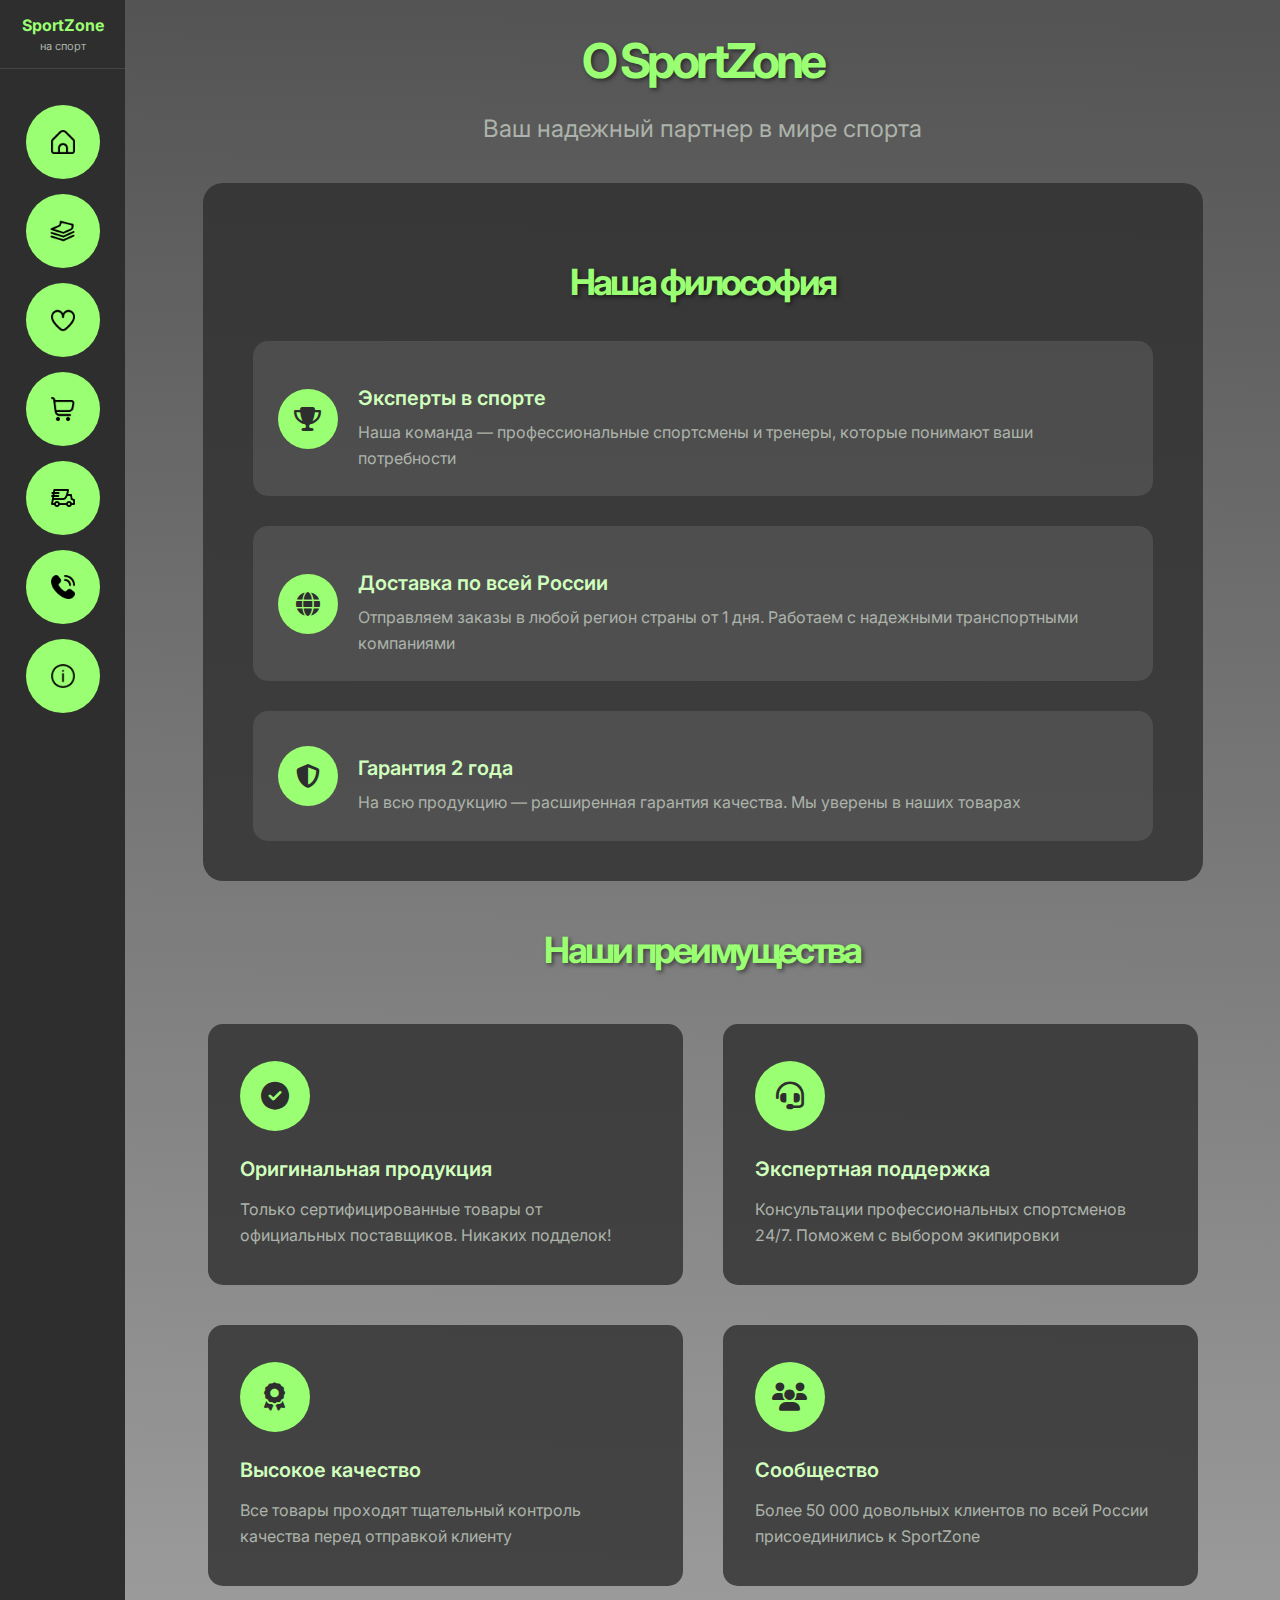
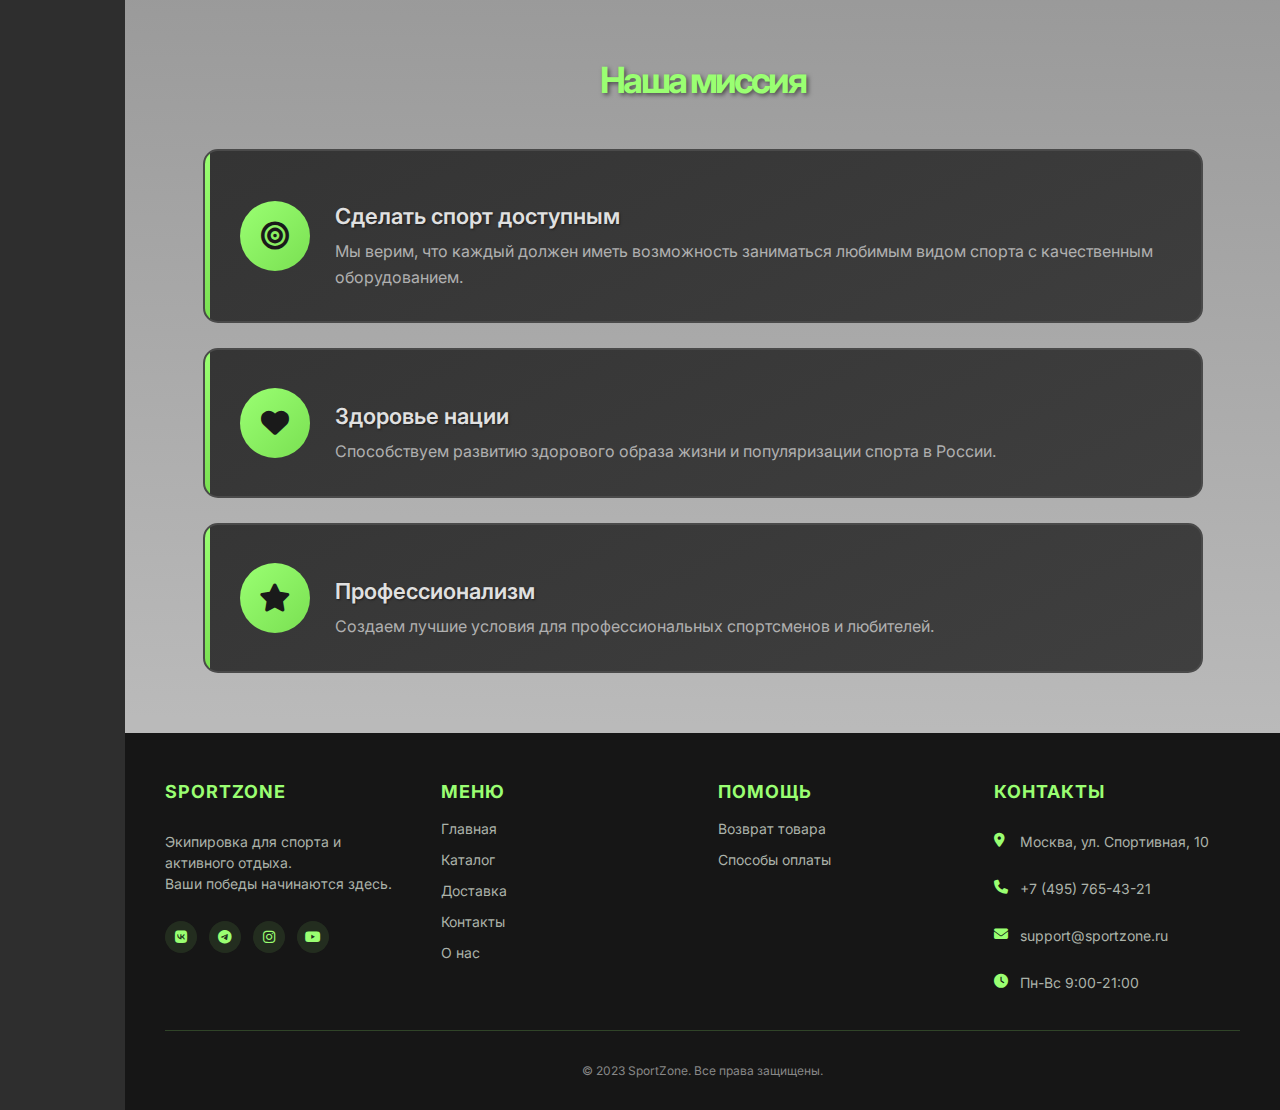
<file: about.html>
<!doctype html>
<html lang="ru">
  <head>
    <meta charset="UTF-8" />
    <meta name="viewport" content="width=device-width, initial-scale=1.0" />
    <title>О нас - SportZone</title>
    <link rel="stylesheet" href="styles/global.css" />
    <link rel="stylesheet" href="styles/about.css" />
    <link
      rel="stylesheet"
      href="https://cdnjs.cloudflare.com/ajax/libs/font-awesome/6.4.0/css/all.min.css"
    />
    <link
      href="https://fonts.googleapis.com/css2?family=Inter:wght@400;500;600;700&display=swap"
      rel="stylesheet"
    />
  </head>
  <body class="page">
    <!-- Боковая навигация -->
    <!-- Кнопка бургер-меню -->
    <button class="burger-btn" id="burgerBtn" aria-label="Открыть меню">
      <span></span>
      <span></span>
      <span></span>
    </button>
    <header class="header">
      <!-- Логотип -->
      <div class="sidebar-logo">
        <h2>SportZone</h2>
        <p>на спорт</p>
      </div>

      <nav class="menu" id="mainMenu">
        <ul class="menu-list main-menu">
          <!-- Содержимое меню без изменений -->
          <li class="menu-items">
            <a href="index.html"
              ><img
                class="menu-item-img"
                src="./img/icons/home.png"
                alt="Главная"
            /></a>
          </li>
          <li class="menu-items">
            <a href="catalog.html" class="active"
              ><img
                class="menu-item-img"
                src="./img/icons/catalog.png"
                alt="Каталог"
            /></a>
          </li>
          <li class="menu-items">
            <a href="favourites.html"
              ><img
                class="menu-item-img"
                src="./img/icons/heart.png"
                alt="Избранное"
            /></a>
          </li>
          <li class="menu-items">
            <a href="shopping-cart.html"
              ><img
                class="menu-item-img"
                src="./img/icons/shopping-cart.png"
                alt="Корзина"
            /></a>
          </li>
          <li class="menu-items">
            <a href="delivery.html"
              ><img
                class="menu-item-img"
                src="./img/icons/delivery.png"
                alt="Доставка"
            /></a>
          </li>
          <li class="menu-items">
            <a href="contacts.html"
              ><img
                class="menu-item-img"
                src="./img/icons/contacts.png"
                alt="Контакты"
            /></a>
          </li>
          <li class="menu-items">
            <a href="about.html" class="active"
              ><img
                class="menu-item-img"
                src="./img/icons/about.png"
                alt="О нас"
            /></a>
          </li>
        </ul>
      </nav>
    </header>

    <div class="main-wrapper">
      <main class="main">
        <section class="categories-section" id="about-section">
          <h1 class="section-title">О SportZone</h1>
          <p class="section-subtitle">Ваш надежный партнер в мире спорта</p>

          <!-- О нас -->
          <section class="about-section">
            <h2 class="section-title">Наша философия</h2>
            <div class="about-content">
              <div class="about-feature">
                <div class="feature-icon">
                  <i class="fas fa-trophy"></i>
                </div>
                <div class="feature-text">
                  <h3>Эксперты в спорте</h3>
                  <p>
                    Наша команда — профессиональные спортсмены и тренеры,
                    которые понимают ваши потребности
                  </p>
                </div>
              </div>

              <div class="about-feature">
                <div class="feature-icon">
                  <i class="fas fa-globe"></i>
                </div>
                <div class="feature-text">
                  <h3>Доставка по всей России</h3>
                  <p>
                    Отправляем заказы в любой регион страны от 1 дня. Работаем с
                    надежными транспортными компаниями
                  </p>
                </div>
              </div>

              <div class="about-feature">
                <div class="feature-icon">
                  <i class="fas fa-shield-alt"></i>
                </div>
                <div class="feature-text">
                  <h3>Гарантия 2 года</h3>
                  <p>
                    На всю продукцию — расширенная гарантия качества. Мы уверены
                    в наших товарах
                  </p>
                </div>
              </div>
            </div>
          </section>

          <!-- Преимущества -->
          <section class="benefits-section">
            <h2 class="section-title">Наши преимущества</h2>
            <div class="benefits-grid">
              <div class="benefit-card">
                <div class="benefit-icon">
                  <i class="fas fa-check-circle"></i>
                </div>
                <h3>Оригинальная продукция</h3>
                <p>
                  Только сертифицированные товары от официальных поставщиков.
                  Никаких подделок!
                </p>
              </div>

              <div class="benefit-card">
                <div class="benefit-icon">
                  <i class="fas fa-headset"></i>
                </div>
                <h3>Экспертная поддержка</h3>
                <p>
                  Консультации профессиональных спортсменов 24/7. Поможем с
                  выбором экипировки
                </p>
              </div>

              <div class="benefit-card">
                <div class="benefit-icon">
                  <i class="fas fa-award"></i>
                </div>
                <h3>Высокое качество</h3>
                <p>
                  Все товары проходят тщательный контроль качества перед
                  отправкой клиенту
                </p>
              </div>

              <div class="benefit-card">
                <div class="benefit-icon">
                  <i class="fas fa-users"></i>
                </div>
                <h3>Сообщество</h3>
                <p>
                  Более 50 000 довольных клиентов по всей России присоединились
                  к SportZone
                </p>
              </div>
            </div>
          </section>

          <!-- Наша миссия -->
          <section class="mission-section">
            <h2 class="section-title">Наша миссия</h2>
            <div class="mission-vertical">
              <div class="mission-item">
                <div class="mission-icon">
                  <i class="fas fa-bullseye"></i>
                </div>
                <div class="mission-content">
                  <h3>Сделать спорт доступным</h3>
                  <p>
                    Мы верим, что каждый должен иметь возможность заниматься
                    любимым видом спорта с качественным оборудованием.
                  </p>
                </div>
              </div>

              <div class="mission-item">
                <div class="mission-icon">
                  <i class="fas fa-heart"></i>
                </div>
                <div class="mission-content">
                  <h3>Здоровье нации</h3>
                  <p>
                    Способствуем развитию здорового образа жизни и популяризации
                    спорта в России.
                  </p>
                </div>
              </div>

              <div class="mission-item">
                <div class="mission-icon">
                  <i class="fas fa-star"></i>
                </div>
                <div class="mission-content">
                  <h3>Профессионализм</h3>
                  <p>
                    Создаем лучшие условия для профессиональных спортсменов и
                    любителей.
                  </p>
                </div>
              </div>
            </div>
          </section>
        </section>
      </main>

      <!-- Футер -->
      <footer class="footer" id="footer">
        <div class="container">
          <div class="footer-grid">
            <div class="footer-col">
              <h3>SportZone</h3>
              <p>
                Экипировка для спорта и активного отдыха.<br />Ваши победы
                начинаются здесь.
              </p>
              <div class="social-links">
                <a href="#" class="social-icon"><i class="fab fa-vk"></i></a>
                <a href="#" class="social-icon"
                  ><i class="fab fa-telegram"></i
                ></a>
                <a href="#" class="social-icon"
                  ><i class="fab fa-instagram"></i
                ></a>
                <a href="#" class="social-icon"
                  ><i class="fab fa-youtube"></i
                ></a>
              </div>
            </div>

            <div class="footer-col">
              <h3>Меню</h3>
              <a href="index.html#home" class="footer-link">Главная</a>
              <a href="catalog.html#catalog-section" class="footer-link"
                >Каталог</a
              >
              <a href="delivery.html#delivery-section" class="footer-link"
                >Доставка</a
              >
              <a href="contacts.html#contacts-section" class="footer-link"
                >Контакты</a
              >
              <a href="#about-section" class="footer-link">О нас</a>
            </div>

            <div class="footer-col">
              <h3>Помощь</h3>
              <a href="delivery.html#returns" class="footer-link"
                >Возврат товара</a
              >
              <a href="delivery.html#payment" class="footer-link"
                >Способы оплаты</a
              >
            </div>

            <div class="footer-col">
              <h3>Контакты</h3>
              <p class="contact-info">
                <i class="fas fa-map-marker-alt"></i> Москва, ул. Спортивная, 10
              </p>
              <p class="contact-info">
                <i class="fas fa-phone"></i> +7 (495) 765-43-21
              </p>
              <p class="contact-info">
                <i class="fas fa-envelope"></i> support@sportzone.ru
              </p>
              <p class="contact-info">
                <i class="fas fa-clock"></i> Пн-Вс 9:00-21:00
              </p>
            </div>
          </div>

          <div class="footer-bottom">
            <p>&copy; 2023 SportZone. Все права защищены.</p>
          </div>
        </div>
      </footer>
    </div>

    <script>
      // Плавная прокрутка к якорям
      document.querySelectorAll('.footer-link[href^="#"]').forEach((link) => {
        link.addEventListener("click", function (e) {
          const href = this.getAttribute("href");
          if (href.includes("#")) {
            e.preventDefault();
            const targetId = href.substring(href.indexOf("#") + 1);
            if (href.startsWith("index.html")) {
              // Если ссылка ведет на index.html
              window.location.href = href;
            } else {
              // Если ссылка ведет внутри текущей страницы
              const targetElement = document.getElementById(targetId);
              if (targetElement) {
                window.scrollTo({
                  top: targetElement.offsetTop - 20,
                  behavior: "smooth",
                });
              }
            }
          }
        });
      });
    </script>
    <script src="./scripts/script.js"></script>
  </body>
</html>
</file>
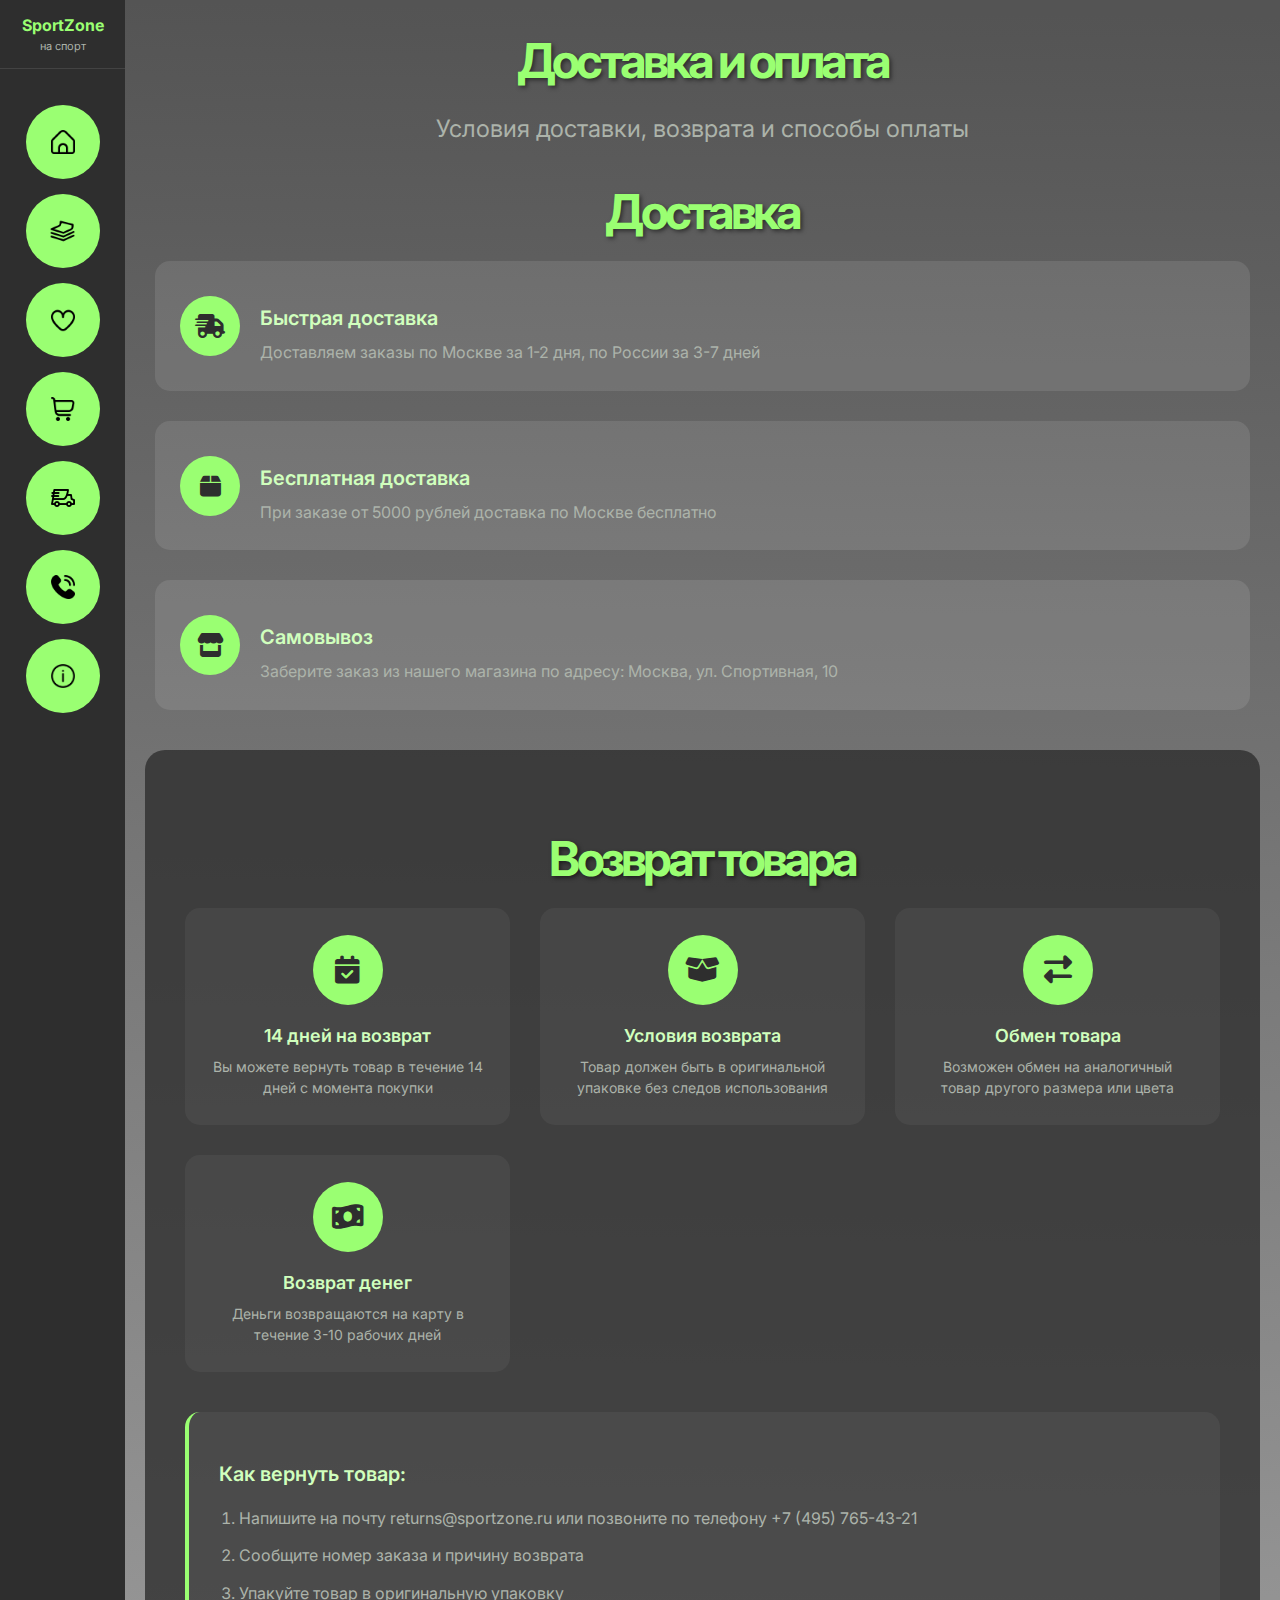
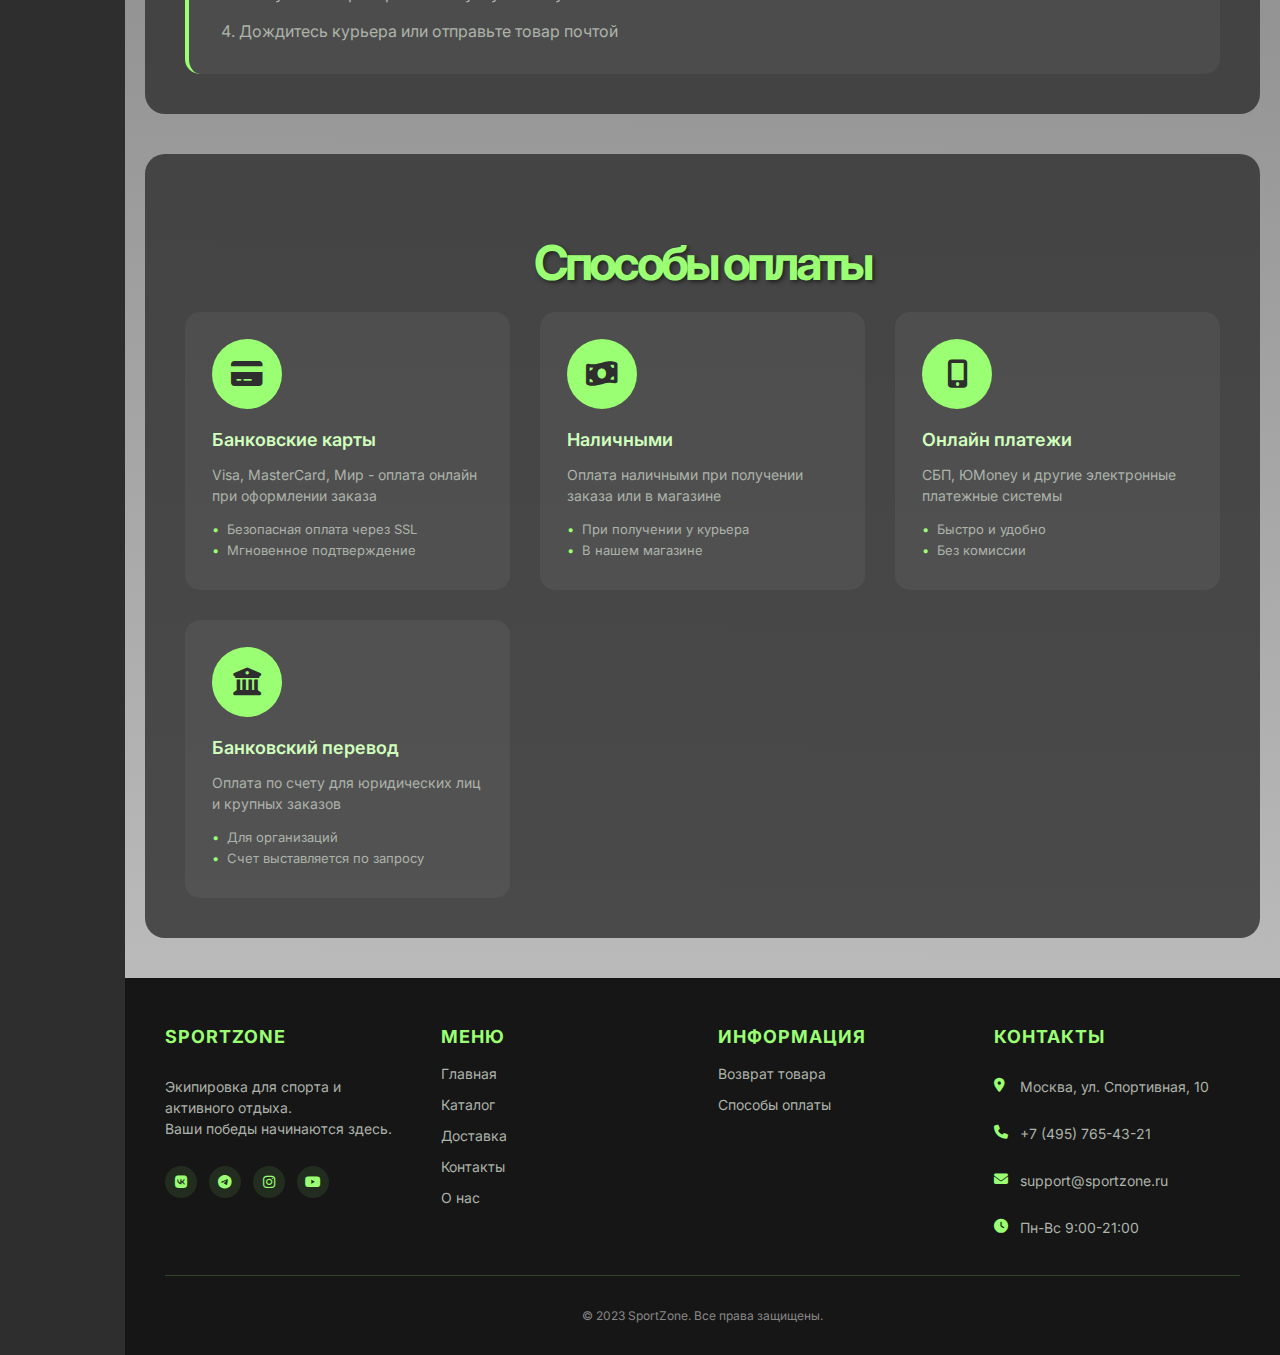
<file: delivery.html>
<!DOCTYPE html>
<html lang="ru">
<head>
    <meta charset="UTF-8">
    <meta name="viewport" content="width=device-width, initial-scale=1.0">
    <title>SportZone - Доставка и оплата</title>
    <link rel="stylesheet" href="styles/global.css">
    <link rel="stylesheet" href="styles/delivery.css">
    <link rel="stylesheet" href="https://cdnjs.cloudflare.com/ajax/libs/font-awesome/6.4.0/css/all.min.css">
    <link href="https://fonts.googleapis.com/css2?family=Inter:wght@400;500;600;700&display=swap" rel="stylesheet">
</head>
<body class="page">
    <button class="burger-btn" id="burgerBtn" aria-label="Открыть меню">
      <span></span>
      <span></span>
      <span></span>
    </button>
    <header class="header">
      <!-- Логотип -->
      <div class="sidebar-logo">
        <h2>SportZone</h2>
        <p>на спорт</p>
      </div>

      <nav class="menu" id="mainMenu">
        <ul class="menu-list main-menu">
          <!-- Содержимое меню без изменений -->
          <li class="menu-items">
            <a href="index.html"
              ><img
                class="menu-item-img"
                src="./img/icons/home.png"
                alt="Главная"
            /></a>
          </li>
          <li class="menu-items">
            <a href="catalog.html" class="active"
              ><img
                class="menu-item-img"
                src="./img/icons/catalog.png"
                alt="Каталог"
            /></a>
          </li>
          <li class="menu-items">
            <a href="favourites.html"
              ><img
                class="menu-item-img"
                src="./img/icons/heart.png"
                alt="Избранное"
            /></a>
          </li>
          <li class="menu-items">
            <a href="shopping-cart.html"
              ><img
                class="menu-item-img"
                src="./img/icons/shopping-cart.png"
                alt="Корзина"
            /></a>
          </li>
          <li class="menu-items">
            <a href="delivery.html"
              ><img
                class="menu-item-img"
                src="./img/icons/delivery.png"
                alt="Доставка"
            /></a>
          </li>
          <li class="menu-items">
            <a href="contacts.html"
              ><img
                class="menu-item-img"
                src="./img/icons/contacts.png"
                alt="Контакты"
            /></a>
          </li>
          <li class="menu-items">
            <a href="about.html" class="active"
              ><img
                class="menu-item-img"
                src="./img/icons/about.png"
                alt="О нас"
            /></a>
          </li>
        </ul>
      </nav>
    </header>

    <!-- Обертка для основного контента и футера -->
    <div class="main-wrapper">
        <!-- Основное содержание -->
        <main class="main">
            <section class="categories-section">
                <h1 class="section-title">Доставка и оплата</h1>
                <p class="section-subtitle">Условия доставки, возврата и способы оплаты</p>

                <!-- Доставка -->
                <section class="delivery-section" id="delivery-section">
                    <h2 class="section-title">Доставка</h2>
                    <div class="about-content">
                        <div class="about-feature">
                            <div class="feature-icon">
                                <i class="fas fa-shipping-fast"></i>
                            </div>
                            <div class="feature-text">
                                <h3>Быстрая доставка</h3>
                                <p>Доставляем заказы по Москве за 1-2 дня, по России за 3-7 дней</p>
                            </div>
                        </div>
                        
                        <div class="about-feature">
                            <div class="feature-icon">
                                <i class="fas fa-box"></i>
                            </div>
                            <div class="feature-text">
                                <h3>Бесплатная доставка</h3>
                                <p>При заказе от 5000 рублей доставка по Москве бесплатно</p>
                            </div>
                        </div>
                        
                        <div class="about-feature">
                            <div class="feature-icon">
                                <i class="fas fa-store"></i>
                            </div>
                            <div class="feature-text">
                                <h3>Самовывоз</h3>
                                <p>Заберите заказ из нашего магазина по адресу: Москва, ул. Спортивная, 10</p>
                            </div>
                        </div>
                    </div>
                </section>
                
                <!-- Возврат товара -->
                <section class="returns-section" id="returns">
                    <h2 class="section-title">Возврат товара</h2>
                    <div class="returns-grid">
                        <div class="return-card">
                            <div class="return-icon">
                                <i class="fas fa-calendar-check"></i>
                            </div>
                            <h3>14 дней на возврат</h3>
                            <p>Вы можете вернуть товар в течение 14 дней с момента покупки</p>
                        </div>
                        
                        <div class="return-card">
                            <div class="return-icon">
                                <i class="fas fa-box-open"></i>
                            </div>
                            <h3>Условия возврата</h3>
                            <p>Товар должен быть в оригинальной упаковке без следов использования</p>
                        </div>
                        
                        <div class="return-card">
                            <div class="return-icon">
                                <i class="fas fa-exchange-alt"></i>
                            </div>
                            <h3>Обмен товара</h3>
                            <p>Возможен обмен на аналогичный товар другого размера или цвета</p>
                        </div>
                        
                        <div class="return-card">
                            <div class="return-icon">
                                <i class="fas fa-money-bill-wave"></i>
                            </div>
                            <h3>Возврат денег</h3>
                            <p>Деньги возвращаются на карту в течение 3-10 рабочих дней</p>
                        </div>
                    </div>
                    
                    <div class="returns-instructions">
                        <h3>Как вернуть товар:</h3>
                        <ol class="instructions-list">
                            <li>Напишите на почту returns@sportzone.ru или позвоните по телефону +7 (495) 765-43-21</li>
                            <li>Сообщите номер заказа и причину возврата</li>
                            <li>Упакуйте товар в оригинальную упаковку</li>
                            <li>Дождитесь курьера или отправьте товар почтой</li>
                        </ol>
                    </div>
                </section>

                <!-- Оплата -->
                <section class="payment-section" id="payment">
                    <h2 class="section-title">Способы оплаты</h2>
                    <div class="payment-grid">
                        <div class="payment-card">
                            <div class="payment-icon">
                                <i class="fas fa-credit-card"></i>
                            </div>
                            <h3>Банковские карты</h3>
                            <p>Visa, MasterCard, Мир - оплата онлайн при оформлении заказа</p>
                            <ul class="payment-details">
                                <li>Безопасная оплата через SSL</li>
                                <li>Мгновенное подтверждение</li>
                            </ul>
                        </div>
                        
                        <div class="payment-card">
                            <div class="payment-icon">
                                <i class="fas fa-money-bill-wave"></i>
                            </div>
                            <h3>Наличными</h3>
                            <p>Оплата наличными при получении заказа или в магазине</p>
                            <ul class="payment-details">
                                <li>При получении у курьера</li>
                                <li>В нашем магазине</li>
                            </ul>
                        </div>
                        
                        <div class="payment-card">
                            <div class="payment-icon">
                                <i class="fas fa-mobile-alt"></i>
                            </div>
                            <h3>Онлайн платежи</h3>
                            <p>СБП, ЮMoney и другие электронные платежные системы</p>
                            <ul class="payment-details">
                                <li>Быстро и удобно</li>
                                <li>Без комиссии</li>
                            </ul>
                        </div>
                        
                        <div class="payment-card">
                            <div class="payment-icon">
                                <i class="fas fa-university"></i>
                            </div>
                            <h3>Банковский перевод</h3>
                            <p>Оплата по счету для юридических лиц и крупных заказов</p>
                            <ul class="payment-details">
                                <li>Для организаций</li>
                                <li>Счет выставляется по запросу</li>
                            </ul>
                        </div>
                    </div>
                </section>
            </section>
        </main>

        <!-- Футер -->
        <footer class="footer" id="footer">
            <div class="container">
                <div class="footer-grid">
                    <div class="footer-col">
                        <h3>SportZone</h3>
                        <p>Экипировка для спорта и активного отдыха.<br>Ваши победы начинаются здесь.</p>
                        <div class="social-links">
                            <a href="#" class="social-icon"><i class="fab fa-vk"></i></a>
                            <a href="#" class="social-icon"><i class="fab fa-telegram"></i></a>
                            <a href="#" class="social-icon"><i class="fab fa-instagram"></i></a>
                            <a href="#" class="social-icon"><i class="fab fa-youtube"></i></a>
                        </div>
                    </div>
                    
                    <div class="footer-col">
                        <h3>Меню</h3>
                        <a href="index.html#home" class="footer-link">Главная</a>
                        <a href="catalog.html#catalog-section" class="footer-link">Каталог</a>
                        <a href="#delivery-section" class="footer-link">Доставка</a>
                        <a href="contacts.html#contacts-section" class="footer-link">Контакты</a>
                        <a href="about.html#about-section" class="footer-link">О нас</a>
                    </div>
                    
                    <div class="footer-col">
                        <h3>Информация</h3>
                        <a href="delivery.html#returns" class="footer-link">Возврат товара</a>
                        <a href="delivery.html#payment" class="footer-link">Способы оплаты</a>
                    </div>
                    
                    <div class="footer-col">
                        <h3>Контакты</h3>
                        <p class="contact-info"><i class="fas fa-map-marker-alt"></i> Москва, ул. Спортивная, 10</p>
                        <p class="contact-info"><i class="fas fa-phone"></i> +7 (495) 765-43-21</p>
                        <p class="contact-info"><i class="fas fa-envelope"></i> support@sportzone.ru</p>
                        <p class="contact-info"><i class="fas fa-clock"></i> Пн-Вс 9:00-21:00</p>
                    </div>
                </div>
                
                <div class="footer-bottom">
                    <p>&copy; 2023 SportZone. Все права защищены.</p>
                </div>
            </div>
        </footer>
    </div>

    <script>

        // Плавная прокрутка
        document.querySelectorAll('a[href^="#"]').forEach(anchor => {
            anchor.addEventListener('click', function(e) {
                e.preventDefault();
                const targetId = this.getAttribute('href');
                if (targetId === '#') return;
                
                const targetElement = document.querySelector(targetId);
                if (targetElement) {
                    window.scrollTo({
                        top: targetElement.offsetTop - 100,
                        behavior: 'smooth'
                    });
                }
            });
        });
    </script>
    
    <script src="./scripts/script.js"></script>
</body>
</html>
</file>
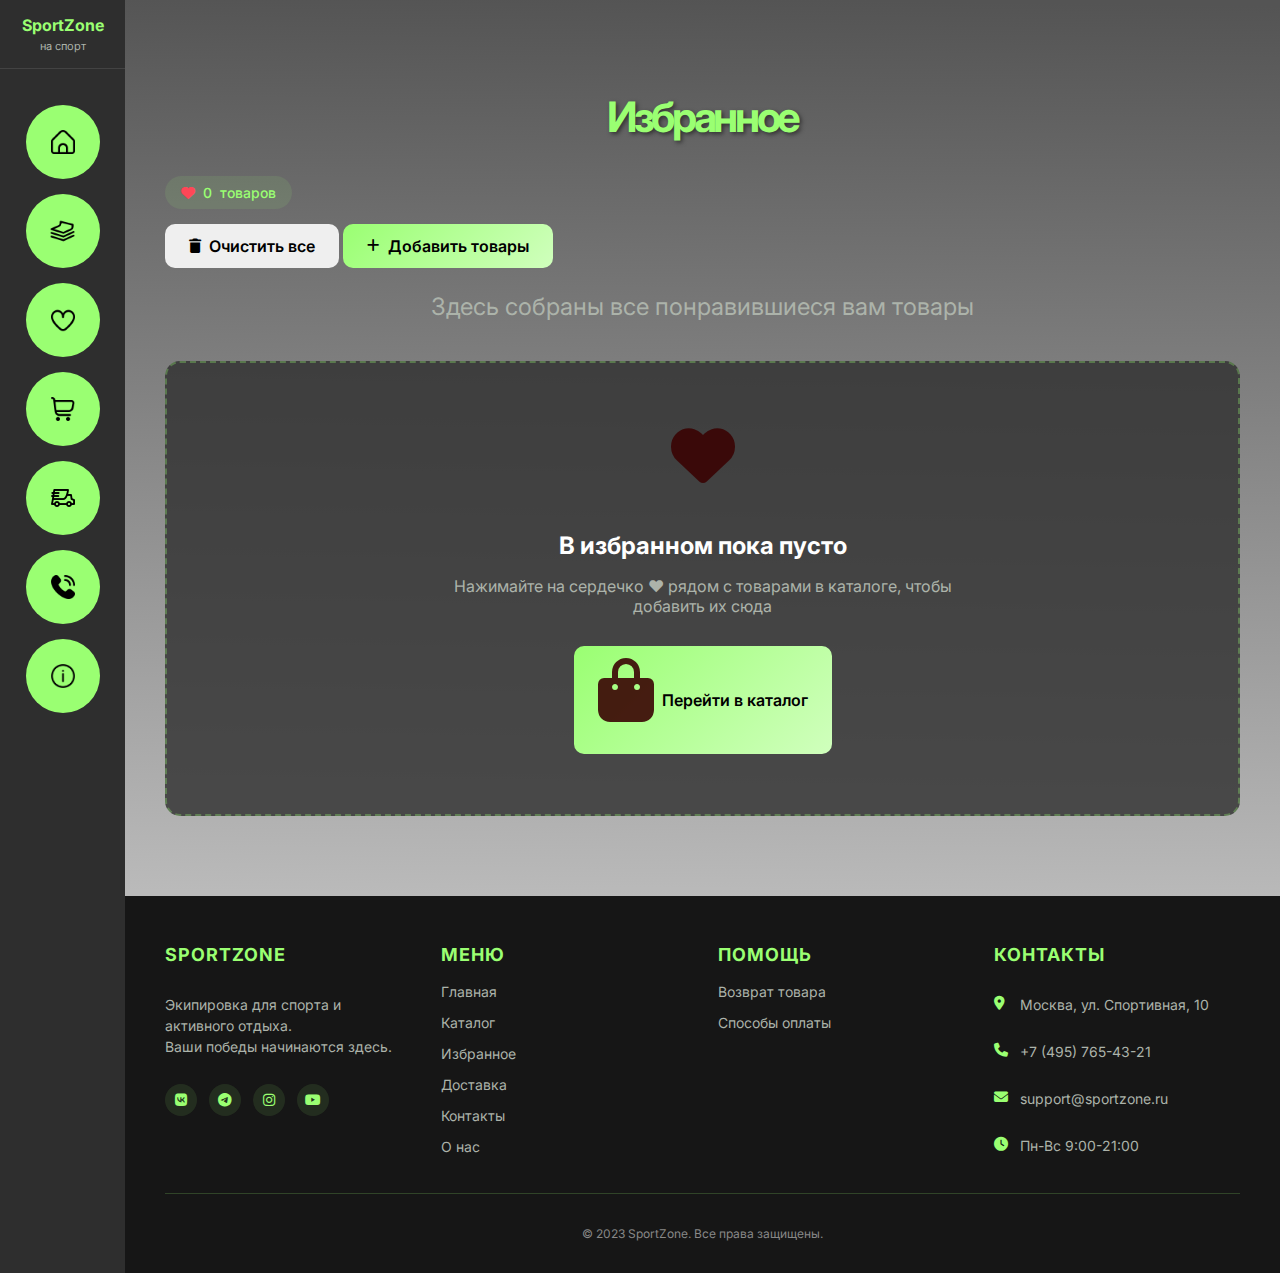
<file: favourites.html>
<!doctype html>
<html lang="ru">

<head>
    <meta charset="UTF-8" />
    <meta name="viewport" content="width=device-width, initial-scale=1.0" />
    <title>Избранное - SportZone</title>
    <link rel="stylesheet" href="styles/global.css" />
    <link rel="stylesheet" href="styles/catalog.css" />
    <link rel="stylesheet" href="styles/favorites.css" />
    <link rel="stylesheet" href="https://cdnjs.cloudflare.com/ajax/libs/font-awesome/6.4.0/css/all.min.css" />
    <link href="https://fonts.googleapis.com/css2?family=Inter:wght@400;500;600;700&display=swap" rel="stylesheet" />
</head>

<body class="page">
    <button class="burger-btn" id="burgerBtn" aria-label="Открыть меню">
        <span></span>
        <span></span>
        <span></span>
    </button>
    <header class="header">
        <!-- Логотип -->
        <div class="sidebar-logo">
            <h2>SportZone</h2>
            <p>на спорт</p>
        </div>

        <nav class="menu" id="mainMenu">
            <ul class="menu-list main-menu">
                <!-- Содержимое меню без изменений -->
                <li class="menu-items">
                    <a href="index.html"><img class="menu-item-img" src="./img/icons/home.png" alt="Главная" /></a>
                </li>
                <li class="menu-items">
                    <a href="catalog.html" class="active"><img class="menu-item-img" src="./img/icons/catalog.png"
                            alt="Каталог" /></a>
                </li>
                <li class="menu-items">
                    <a href="favourites.html"><img class="menu-item-img" src="./img/icons/heart.png"
                            alt="Избранное" /></a>
                </li>
                <li class="menu-items">
                    <a href="shopping-cart.html"><img class="menu-item-img" src="./img/icons/shopping-cart.png"
                            alt="Корзина" /></a>
                </li>
                <li class="menu-items">
                    <a href="delivery.html"><img class="menu-item-img" src="./img/icons/delivery.png"
                            alt="Доставка" /></a>
                </li>
                <li class="menu-items">
                    <a href="contacts.html"><img class="menu-item-img" src="./img/icons/contacts.png"
                            alt="Контакты" /></a>
                </li>
                <li class="menu-items">
                    <a href="about.html" class="active"><img class="menu-item-img" src="./img/icons/about.png"
                            alt="О нас" /></a>
                </li>
            </ul>
        </nav>
    </header>

    <!-- Обертка для основного контента и футера -->
    <div class="main-wrapper">
        <!-- Основное содержание -->
        <main class="main catalog-main">
            <!-- Избранное -->
            <section class="catalog-section" id="favourites-section">
                <div class="favorites-header">
                    <div class="favorites-stats">
                        <h1 class="section-title">Избранное</h1>
                        <span class="favorites-count-badge">
                            <i class="fas fa-heart"></i>
                            <span id="favorites-count">0</span> товаров
                        </span>
                    </div>
                    <div class="favorites-actions">
                        <button id="clear-all-favorites" class="btn btn-outline">
                            <i class="fas fa-trash"></i> Очистить все
                        </button>
                        <a href="catalog.html" class="btn btn-primary">
                            <i class="fas fa-plus"></i> Добавить товары
                        </a>
                    </div>
                </div>
                <p class="section-subtitle">
                    Здесь собраны все понравившиеся вам товары
                </p>

                <!-- Обновите контейнер товаров: -->
                <div id="products-container" class="products-grid">
                    <!-- Избранные товары будут загружаться динамически -->
                </div>

                <!-- Добавьте сообщение о пустом избранном (скрыто по умолчанию) -->
                <div id="favorites-empty-message" class="favorites-empty" style="display: none">
                    <i class="fas fa-heart"></i>
                    <h3>В избранном пока пусто</h3>
                    <p>
                        Нажимайте на сердечко ♥ рядом с товарами в каталоге, чтобы
                        добавить их сюда
                    </p>
                    <a href="catalog.html" class="btn btn-primary">
                        <i class="fas fa-shopping-bag"></i> Перейти в каталог
                    </a>
                </div>

                <script>
                    // Инициализация страницы избранного
                    document.addEventListener("DOMContentLoaded", function () {
                        if (typeof favoritesManager !== "undefined") {
                            favoritesManager.renderFavoritesPage();
                        } else {
                            // Fallback рендеринг
                            const favorites =
                                JSON.parse(localStorage.getItem("favorite")) || [];
                            renderFavoritesFallback(favorites);
                        }
                    });

                    function renderFavoritesFallback(favorites) {
                        const container = document.getElementById("products-container");
                        const countElement = document.getElementById("favorites-count");

                        if (countElement) {
                            countElement.textContent = favorites.length;
                        }

                        if (favorites.length === 0) {
                            container.innerHTML = `
                <div class="favorites-empty">
                    <i class="fas fa-heart"></i>
                    <h3>В избранном пока пусто</h3>
                    <p>Нажимайте на сердечко ♥ рядом с товарами в каталоге, чтобы добавить их сюда</p>
                    <a href="catalog.html" class="btn btn-primary">
                        <i class="fas fa-shopping-bag"></i> Перейти в каталог
                    </a>
                </div>
            `;
                        } else {
                            container.innerHTML = "";
                            favorites.forEach((item) => {
                                const card = createProductCard(item);
                                container.appendChild(card);
                            });
                        }
                    }
                </script>
            </section>
        </main>

        <!-- Футер -->
        <footer class="footer" id="footer">
            <div class="container">
                <div class="footer-grid">
                    <div class="footer-col">
                        <h3>SportZone</h3>
                        <p>
                            Экипировка для спорта и активного отдыха.<br />Ваши победы
                            начинаются здесь.
                        </p>
                        <div class="social-links">
                            <a href="#" class="social-icon"><i class="fab fa-vk"></i></a>
                            <a href="#" class="social-icon"><i class="fab fa-telegram"></i></a>
                            <a href="#" class="social-icon"><i class="fab fa-instagram"></i></a>
                            <a href="#" class="social-icon"><i class="fab fa-youtube"></i></a>
                        </div>
                    </div>

                    <div class="footer-col">
                        <h3>Меню</h3>
                        <a href="index.html#home" class="footer-link">Главная</a>
                        <a href="catalog.html#cotalog-section" class="footer-link">Каталог</a>
                        <a href="#favourites-section" class="footer-link active">Избранное</a>
                        <a href="delivery.html#delivery-section" class="footer-link">Доставка</a>
                        <a href="contacts.html#contacts-section" class="footer-link">Контакты</a>
                        <a href="about.html#about-section" class="footer-link">О нас</a>
                    </div>

                    <div class="footer-col">
                        <h3>Помощь</h3>
                        <a href="delivery.html#returns" class="footer-link">Возврат товара</a>
                        <a href="delivery.html#payment" class="footer-link">Способы оплаты</a>
                    </div>

                    <div class="footer-col">
                        <h3>Контакты</h3>
                        <p class="contact-info">
                            <i class="fas fa-map-marker-alt"></i> Москва, ул. Спортивная, 10
                        </p>
                        <p class="contact-info">
                            <i class="fas fa-phone"></i> +7 (495) 765-43-21
                        </p>
                        <p class="contact-info">
                            <i class="fas fa-envelope"></i> support@sportzone.ru
                        </p>
                        <p class="contact-info">
                            <i class="fas fa-clock"></i> Пн-Вс 9:00-21:00
                        </p>
                    </div>
                </div>

                <div class="footer-bottom">
                    <p>&copy; 2023 SportZone. Все права защищены.</p>
                </div>
            </div>
        </footer>
    </div>

    <script src="./scripts/script.js"></script>
</body>

</html>
</file>
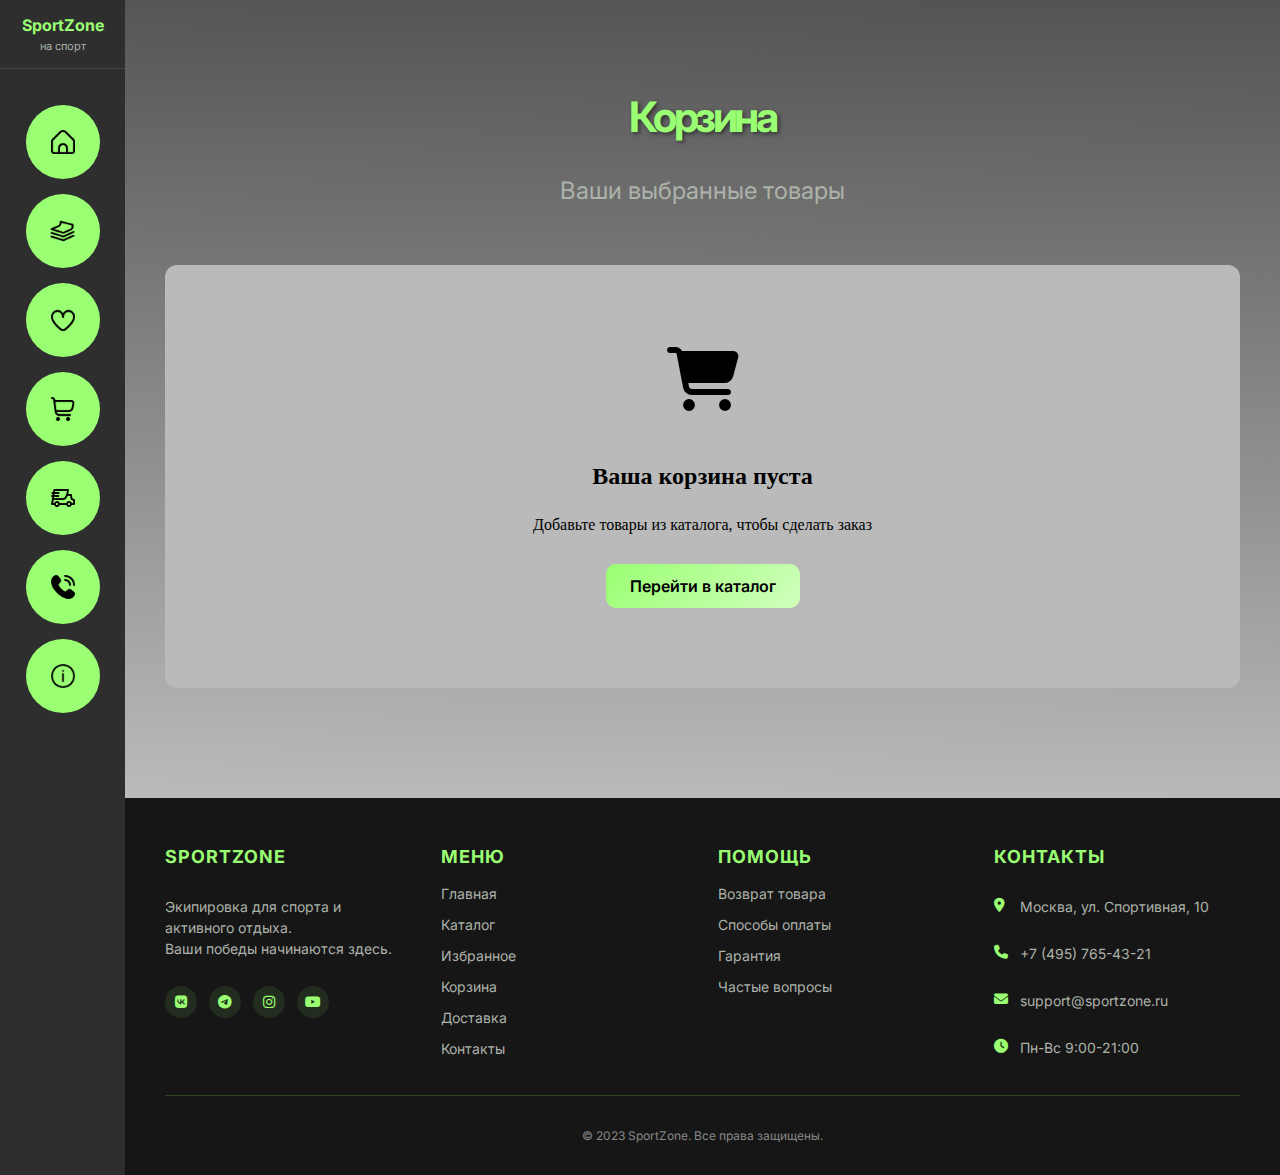
<file: shopping-cart.html>
<!doctype html>
<html lang="ru">

<head>
    <meta charset="UTF-8" />
    <meta name="viewport" content="width=device-width, initial-scale=1.0" />
    <title>Корзина - SportZone</title>
    <link rel="stylesheet" href="styles/global.css" />
    <link rel="stylesheet" href="styles/catalog.css" />
    <link rel="stylesheet" href="styles/shopping-cart.css" />
    <link rel="stylesheet" href="https://cdnjs.cloudflare.com/ajax/libs/font-awesome/6.4.0/css/all.min.css" />
    <link href="https://fonts.googleapis.com/css2?family=Inter:wght@400;500;600;700&display=swap" rel="stylesheet" />
</head>

<body class="page">
    <button class="burger-btn" id="burgerBtn" aria-label="Открыть меню">
        <span></span>
        <span></span>
        <span></span>
    </button>
    <header class="header">
        <!-- Логотип -->
        <div class="sidebar-logo">
            <h2>SportZone</h2>
            <p>на спорт</p>
        </div>

        <nav class="menu" id="mainMenu">
            <ul class="menu-list main-menu">
                <!-- Содержимое меню без изменений -->
                <li class="menu-items">
                    <a href="index.html"><img class="menu-item-img" src="./img/icons/home.png" alt="Главная" /></a>
                </li>
                <li class="menu-items">
                    <a href="catalog.html" class="active"><img class="menu-item-img" src="./img/icons/catalog.png"
                            alt="Каталог" /></a>
                </li>
                <li class="menu-items">
                    <a href="favourites.html"><img class="menu-item-img" src="./img/icons/heart.png"
                            alt="Избранное" /></a>
                </li>
                <li class="menu-items">
                    <a href="shopping-cart.html"><img class="menu-item-img" src="./img/icons/shopping-cart.png"
                            alt="Корзина" /></a>
                </li>
                <li class="menu-items">
                    <a href="delivery.html"><img class="menu-item-img" src="./img/icons/delivery.png"
                            alt="Доставка" /></a>
                </li>
                <li class="menu-items">
                    <a href="contacts.html"><img class="menu-item-img" src="./img/icons/contacts.png"
                            alt="Контакты" /></a>
                </li>
                <li class="menu-items">
                    <a href="about.html" class="active"><img class="menu-item-img" src="./img/icons/about.png"
                            alt="О нас" /></a>
                </li>
            </ul>
        </nav>
    </header>

    <!-- Обертка для основного контента и футера -->
    <div class="main-wrapper">
        <!-- Основное содержание -->
        <main class="main catalog-main">
            <!-- Корзина -->
            <section class="catalog-section" id="cart-section">
                <h1 class="section-title">Корзина</h1>
                <p class="section-subtitle">Ваши выбранные товары</p>

                <!-- Контейнер для товаров в корзине -->
                <div class="cart-content">
                    <div class="cart-container">
                        <!-- Пустая корзина -->
                        <div class="empty-cart" id="empty-cart">
                            <div class="empty-cart-icon">
                                <i class="fas fa-shopping-cart"></i>
                            </div>
                            <h3>Ваша корзина пуста</h3>
                            <p>Добавьте товары из каталога, чтобы сделать заказ</p>
                            <a href="catalog.html" class="btn btn-primary">
                                Перейти в каталог
                            </a>
                        </div>
                        <!-- Товары в корзине -->
                        <div class="cart-items" id="cart-items">
                            <!-- Товары будут загружаться динамически -->
                        </div>

                        <!-- Итоговая информация -->
                        <div class="cart-summary">
                            <div class="summary-header">
                                <h3>Итого</h3>
                            </div>

                            <div class="summary-details">
                                <div class="summary-row">
                                    <span>Товары (<span id="total-items-count">0</span>)</span>
                                    <span id="items-price">0 руб.</span>
                                </div>
                                <div class="summary-row">
                                    <span>Доставка</span>
                                    <span>Бесплатно</span>
                                </div>
                                <div class="summary-divider"></div>
                                <div class="summary-total">
                                    <span>Общая сумма</span>
                                    <span class="total-price" id="total-price">0 руб.</span>
                                </div>
                            </div>

                            <button class="btn btn-primary btn-checkout" id="checkout-btn">
                                Оформить заказ
                            </button>

                            <div class="cart-actions">
                                <a href="catalog.html" class="btn btn-secondary">
                                    <i class="fas fa-arrow-left"></i> Вернуться к покупкам
                                </a>
                            </div>
                        </div>
                    </div>
                </div>
            </section>
        </main>

        <!-- Футер -->
        <footer class="footer" id="footer">
            <div class="container">
                <div class="footer-grid">
                    <div class="footer-col">
                        <h3>SportZone</h3>
                        <p>
                            Экипировка для спорта и активного отдыха.<br />Ваши победы
                            начинаются здесь.
                        </p>
                        <div class="social-links">
                            <a href="#" class="social-icon"><i class="fab fa-vk"></i></a>
                            <a href="#" class="social-icon"><i class="fab fa-telegram"></i></a>
                            <a href="#" class="social-icon"><i class="fab fa-instagram"></i></a>
                            <a href="#" class="social-icon"><i class="fab fa-youtube"></i></a>
                        </div>
                    </div>

                    <div class="footer-col">
                        <h3>Меню</h3>
                        <a href="index.html#home" class="footer-link">Главная</a>
                        <a href="catalog.html#cotalog-section" class="footer-link">Каталог</a>
                        <a href="favourites.html#favourites-section" class="footer-link">Избранное</a>
                        <a href="#cart-section" class="footer-link active">Корзина</a>
                        <a href="delivery.html#delivery-section" class="footer-link">Доставка</a>
                        <a href="contacts.html#contacts-section" class="footer-link">Контакты</a>
                    </div>

                    <div class="footer-col">
                        <h3>Помощь</h3>
                        <a href="delivery.html#returns" class="footer-link">Возврат товара</a>
                        <a href="delivery.html#payment" class="footer-link">Способы оплаты</a>
                        <a href="delivery.html#guarantee" class="footer-link">Гарантия</a>
                        <a href="contacts.html#faq" class="footer-link">Частые вопросы</a>
                    </div>

                    <div class="footer-col">
                        <h3>Контакты</h3>
                        <p class="contact-info">
                            <i class="fas fa-map-marker-alt"></i> Москва, ул. Спортивная, 10
                        </p>
                        <p class="contact-info">
                            <i class="fas fa-phone"></i> +7 (495) 765-43-21
                        </p>
                        <p class="contact-info">
                            <i class="fas fa-envelope"></i> support@sportzone.ru
                        </p>
                        <p class="contact-info">
                            <i class="fas fa-clock"></i> Пн-Вс 9:00-21:00
                        </p>
                    </div>
                </div>

                <div class="footer-bottom">
                    <p>&copy; 2023 SportZone. Все права защищены.</p>
                </div>
            </div>
        </footer>
    </div>

    <script src="./scripts/script.js"></script>
</body>

</html>
</file>
<file: styles/global.css>
styles/global.css :root {
  --primary-color: #4299e1;
  --primary-dark: #3182ce;
  --secondary-color: #38a169;
  --text-dark: #2d3748;
  --text-medium: #4a5568;
  --text-light: #718096;
  --background-light: #f7fafc;
  --background-medium: #edf2f7;
  --white: #ffffff;
  --shadow: 0 5px 20px rgba(0, 0, 0, 0.1);
  --shadow-hover: 0 15px 30px rgba(0, 0, 0, 0.15);
}

/* Анимации */
@keyframes fadeIn {
  from {
    opacity: 0;
    transform: translateY(20px);
  }
  to {
    opacity: 1;
    transform: translateY(0);
  }
}

.fade-in {
  animation: fadeIn 0.5s ease-out;
}

/* Утилиты */
.text-center {
  text-align: center;
}

.mt-20 {
  margin-top: 20px;
}

.mb-20 {
  margin-bottom: 20px;
}

.mb-40 {
  margin-bottom: 40px;
}

.p-20 {
  padding: 20px;
}

.hidden {
  display: none;
}

/* Карточки */
.card {
  background: var(--white);
  border-radius: 15px;
  padding: 25px;
  box-shadow: var(--shadow);
  transition: all 0.3s ease;
}

.card:hover {
  box-shadow: var(--shadow-hover);
  transform: translateY(-5px);
}

/* Кнопки */
.btn-primary {
  background: linear-gradient(
    135deg,
    var(--primary-color) 0%,
    var(--primary-dark) 100%
  );
  color: var(--white);
}

.btn-secondary {
  background: transparent;
  color: var(--primary-color);
  border: 2px solid var(--primary-color);
}

.btn-secondary:hover {
  background: var(--primary-color);
  color: var(--white);
}

/* Формы */
.input-group {
  margin-bottom: 20px;
}

.input-group label {
  display: block;
  margin-bottom: 5px;
  color: var(--text-dark);
  font-weight: 600;
}

.input-group input,
.input-group select,
.input-group textarea {
  width: 100%;
  padding: 12px 15px;
  border: 2px solid #e2e8f0;
  border-radius: 8px;
  font-size: 16px;
  transition: border-color 0.3s ease;
}

.input-group input:focus,
.input-group select:focus,
.input-group textarea:focus {
  outline: none;
  border-color: var(--primary-color);
}

.favorites-indicator,
.cart-indicator {
  position: absolute;
  top: -5px;
  right: -5px;
  background: #ff4757;
  color: white;
  font-size: 12px;
  width: 18px;
  height: 18px;
  border-radius: 50%;
  display: flex;
  align-items: center;
  justify-content: center;
  font-weight: bold;
}

.menu-list li {
  position: relative;
  aspect-ratio: 1/1;
}

body.page {
  margin: 0;
  background: var(--background-sidebar);
  grid-template-columns: min(20%, 125px) 1fr;
}

header.header {
  height: max-content;
  overflow-y: auto;
}

ul.menu {
  height: max-content;
  overflow: auto;
}

/* Кнопка бургер-меню */
.burger-btn {
  display: none;
  position: fixed;
  top: 20px;
  right: 20px;
  width: 40px;
  height: 40px;
  background-color: var(--primary-color);
  border: none;
  border-radius: 5px;
  cursor: pointer;
  flex-direction: column;
  justify-content: center;
  align-items: center;
  gap: 5px;
  z-index: 1001;
  padding: 8px;
}

.burger-btn span {
  display: block;
  width: 24px;
  height: 2px;
  background-color: white;
  transition: all 0.3s ease;
}

/* Медиа-запрос для мобильных устройств */
@media (max-width: 760px) {
  body.page {
    grid-template-columns: auto;
  }

  .burger-btn {
    display: flex;
  }

  .header {
    width: 100%;
    height: auto;
    position: fixed;
    top: 0;
    left: 0;
    padding: 15px;
    background-color: var(--background-sidebar);
    display: none;
  }

  header.active {
    display: block;
  }

  .menu {
    position: fixed;
    top: 0;
    left: -100%;
    width: 100%;
    height: 100vh;
    background-color: var(--background-sidebar);
    transition: left 0.3s ease;
    padding-top: 80px;
    z-index: 1000;
  }

  .menu.active {
    left: 0;
  }

  .menu-list {
    padding: 20px;
  }

  .sidebar-logo {
    margin-bottom: 10px;
  }

  /* Анимация бургер-кнопки при открытии */
  .burger-btn.active span:nth-child(1) {
    transform: rotate(45deg) translate(5px, 5px);
  }

  .burger-btn.active span:nth-child(2) {
    opacity: 0;
  }

  .burger-btn.active span:nth-child(3) {
    transform: rotate(-45deg) translate(7px, -6px);
  }

  nav.menu {
    height: max-content;
    overflow: auto;
  }
  
  
}

ul.menu-list {
  block-size: 100vh;
}
</file>
<file: styles/about.css>
/* styles/main.css */
/* Все стили для главной страницы SportZone */

/* Переменные */
:root {
    --primary-color: #9aff72;
    --primary-dark: #D0FFBD;
    --secondary-color: #545454;
    --text-dark: #ffffff;
    --text-light: #acb3aa;
    --background-main: linear-gradient(180.75deg, #545454 0.64%, #bababa 99.36%);
    --background-sidebar: #2e2e2e;
    --background-footer: #161616;
}

/* Основные стили для страницы */
.page {
    display: grid;
    grid-template-columns: min(20%, 117px) 1fr;
    min-height: 100vh;
}

/* Боковая навигация */
.header {
    background-color: var(--background-sidebar);
    position: fixed;
    top: 0;
    left: 0;
    height: 100vh;
    width: min(20%, 125px);
    z-index: 1000;
    overflow-y: auto;  
}

.menu {
    inline-size: 100%;
    display: flex;
    flex-direction: column;
    flex-grow: 1;
}

.menu-list {
    display: flex;
    flex-direction: column;
    align-items: center;
    gap: 15px;
    padding: 0;
    width: 100%;
}

.menu-list.main-menu {
    justify-content: flex-start;
    padding-top: 0;
}

.menu-list li {
    padding: 12px;
    background-color: var(--primary-color);
    border-radius: 50%;
    width: 50px;
    height: 50px;
    display: flex;
    align-items: center;
    justify-content: center;
    transition: all 0.3s ease;
    margin: 0 auto;
}

.menu-list li:hover {
    background-color: var(--primary-dark);
    transform: scale(1.1);
}

.menu-item-img {
    width: 24px;
    height: 24px;
    object-fit: contain;
}

.menu-list a {
    display: flex;
    align-items: center;
    justify-content: center;
}

.menu-item-img {
    inline-size: 100%;
}

.menu-items {
    transition: background-color 0.2s ease;
    border-radius: 10px;
    padding: 5px;
}

/* Логотип в боковой панели */
.sidebar-logo {
    text-align: center;
    padding: 15px 10px;
    border-bottom: 1px solid rgba(255, 255, 255, 0.1);
    margin-bottom: 20px;
}

.sidebar-logo h2 {
    font-family: "Inter", sans-serif;
    font-weight: 700;
    font-size: 16px;
    color: var(--primary-color);
    margin: 0;
    margin-bottom: 4px;
}

.sidebar-logo p {
    font-family: "Inter", sans-serif;
    font-size: 11px;
    color: var(--text-light);
    margin: 0;
}

/* Основное содержимое + футер в одной колонке */
.main-wrapper {
    grid-column: 2;
    grid-row: 1;
    display: flex;
    flex-direction: column;
    min-height: 100vh;
}

/* Основное содержимое */
.main {
    background: var(--background-main);
    flex: 1 0 auto;
    padding: 0;
}

.categories-section {
    width: 100%;
    max-width: 100%;
    overflow-x: hidden;
}

/* Исправление для всех секций */
.about-section,
.benefits-section,
.mission-section {
    max-width: 100%;
    width: calc(100% - 40px);
    box-sizing: border-box;
    margin-left: 20px;
    margin-right: 20px;
}

/* Исправление для внутренних контейнеров */
.about-content,
.benefits-grid,
.mission-vertical {
    max-width: 100%;
    overflow-x: hidden;
}

/* Исправление для отдельных карточек и элементов */
.benefit-card,
.mission-item,
.about-feature {
    max-width: 100%;
    box-sizing: border-box;
    word-wrap: break-word;
    overflow-wrap: break-word;
}

.section-title {
    font-family: "Inter", sans-serif;
    font-style: normal;
    font-weight: 700;
    font-size: 48px;
    line-height: 58px;
    letter-spacing: -0.08em;
    color: var(--primary-color);
    margin-bottom: 20px;
    text-shadow: 2px 2px 4px rgba(0, 0, 0, 0.5);
    text-align: center;
}

.section-subtitle {
    font-family: "Inter", sans-serif;
    font-size: 24px;
    color: var(--text-light);
    margin-bottom: 40px;
    text-align: center;
}

/* О нас секция - добавлены отступы */
.about-section {
    background-color: rgba(46, 46, 46, 0.8);
    border-radius: 20px;
    padding: 40px;
    margin-bottom: 40px;
    max-width: 1000px;
    margin-left: auto;
    margin-right: auto;
    width: 100%;
}

.about-section .section-title {
    font-size: 36px;
    margin-bottom: 30px;
}

.about-content {
    display: flex;
    flex-direction: column;
    gap: 30px;
}

.about-feature {
    display: flex;
    align-items: center;
    gap: 20px;
    padding: 25px;
    background-color: rgba(255, 255, 255, 0.1);
    border-radius: 15px;
    transition: all 0.3s ease;
    margin: 0 10px;
}

.about-feature:hover {
    background-color: rgba(255, 255, 255, 0.2);
    transform: translateX(10px);
}

.feature-icon {
    flex-shrink: 0;
    width: 60px;
    height: 60px;
    background-color: var(--primary-color);
    border-radius: 50%;
    display: flex;
    align-items: center;
    justify-content: center;
    color: #2e2e2e;
    font-size: 24px;
}

.feature-text h3 {
    font-family: "Inter", sans-serif;
    font-weight: 600;
    font-size: 20px;
    color: var(--primary-dark);
    margin-bottom: 10px;
}

.feature-text p {
    font-family: "Inter", sans-serif;
    color: var(--text-light);
    font-size: 16px;
    line-height: 1.6;
    margin: 0; 
}

/* Преимущества - добавлены отступы */
.benefits-section {
    margin-bottom: 60px;
    max-width: 1000px;
    margin-left: auto;
    margin-right: auto;
    width: 100%;
}

.benefits-section .section-title {
    font-size: 36px;
    margin-bottom: 40px;
    text-align: center;
}

.benefits-grid {
    display: grid;
    grid-template-columns: repeat(2, 1fr);
    gap: 30px;
}

.benefit-card {
    background-color: rgba(46, 46, 46, 0.8);
    border-radius: 15px;
    padding: 35px 30px;
    transition: all 0.3s ease;
    border: 2px solid transparent;
    margin: 5px;
}

.benefit-card:hover {
    border-color: var(--primary-color);
    transform: translateY(-5px);
}

.benefit-icon {
    width: 70px;
    height: 70px;
    background-color: var(--primary-color);
    border-radius: 50%;
    display: flex;
    align-items: center;
    justify-content: center;
    color: #2e2e2e;
    font-size: 28px;
    margin-bottom: 25px;
}

.benefit-card h3 {
    font-family: "Inter", sans-serif;
    font-weight: 600;
    font-size: 20px;
    color: var(--primary-dark);
    margin-bottom: 15px;
    line-height: 1.3;
}

.benefit-card p {
    font-family: "Inter", sans-serif;
    color: var(--text-light);
    font-size: 16px;
    line-height: 1.6;
    margin: 0;
}

/* Стили для секции "Наша миссия" - вертикальные вытянутые блоки */
.mission-section {
    margin-bottom: 60px;
    max-width: 1000px;
    margin-left: auto;
    margin-right: auto;
    width: 100%;
}

.mission-section .section-title {
    font-size: 36px;
    margin-bottom: 40px;
    text-align: center;
}

.mission-vertical {
    display: flex;
    flex-direction: column;
    gap: 25px;
}

.mission-item {
    background: linear-gradient(145deg, rgba(40, 40, 40, 0.9), rgba(50, 50, 50, 0.9));
    border-radius: 15px;
    padding: 30px 35px;
    transition: all 0.3s ease;
    border: 2px solid #4a4a4a;
    position: relative;
    overflow: hidden;
    min-height: 150px;
    display: flex;
    align-items: center;
    gap: 25px;
}

.mission-item::before {
    content: '';
    position: absolute;
    top: 0;
    left: 0;
    width: 5px;
    height: 100%;
    background: linear-gradient(to bottom, #9aff72, #7ae052);
}

.mission-item:hover {
    transform: translateY(-5px);
    border-color: #9aff72;
    box-shadow: 0 10px 25px rgba(0, 0, 0, 0.3);
    background: linear-gradient(145deg, rgba(45, 45, 45, 0.95), rgba(55, 55, 55, 0.95));
}

.mission-icon {
    flex-shrink: 0;
    width: 70px;
    height: 70px;
    background: linear-gradient(135deg, #9aff72, #7ae052);
    border-radius: 50%;
    display: flex;
    align-items: center;
    justify-content: center;
    color: #1a1a1a;
    font-size: 28px;
    transition: all 0.3s ease;
    position: relative;
    z-index: 1;
}

.mission-item:hover .mission-icon {
    transform: scale(1.1);
    box-shadow: 0 0 25px rgba(154, 255, 114, 0.4);
}

.mission-content {
    flex: 1;
}

.mission-item h3 {
    font-family: "Inter", sans-serif;
    font-weight: 600;
    font-size: 22px;
    color: #e0e0e0;
    margin-bottom: 10px;
    text-shadow: 1px 1px 2px rgba(0, 0, 0, 0.5);
}

.mission-item p {
    font-family: "Inter", sans-serif;
    color: #b0b0b0;
    font-size: 16px;
    line-height: 1.6;
    margin: 0;
}

.footer {
    background-color: var(--background-footer);
    font-family: "Inter", sans-serif;
    color: #7f7f7f;
    padding: 30px 40px 20px;
    flex-shrink: 0;
}

.footer-grid {
    display: grid;
    grid-template-columns: repeat(4, 1fr);
    gap: 30px;
    margin-bottom: 25px;
}

.footer-col {
    display: flex;
    flex-direction: column;
}

.footer-col h3 {
    font-weight: 700;
    font-size: 18px;
    color: var(--primary-color);
    margin-bottom: 15px;
    text-transform: uppercase;
    letter-spacing: 1px;
}

.footer-col p {
    color: var(--text-light);
    margin-bottom: 12px;
    line-height: 1.5;
    font-size: 14px;
}

/* Стили для ссылок в футере */
.footer-link {
    display: block;
    color: var(--text-light);
    text-decoration: none;
    margin-bottom: 8px;
    transition: all 0.3s ease;
    font-size: 14px;
    padding: 3px 0;
}

.footer-link:hover {
    color: var(--primary-color);
    transform: translateX(5px);
}

.footer-link i {
    margin-right: 8px;
    color: var(--primary-color);
    font-size: 14px;
}

/* Социальные иконки */
.social-links {
    display: flex;
    gap: 12px;
    margin-top: 15px;
}

.social-icon {
    width: 32px;
    height: 32px;
    background-color: rgba(154, 255, 114, 0.1);
    border-radius: 50%;
    display: flex;
    align-items: center;
    justify-content: center;
    color: var(--primary-color);
    font-size: 14px;
    transition: all 0.3s ease;
    text-decoration: none;
}

.social-icon:hover {
    background-color: var(--primary-color);
    color: var(--background-footer);
    transform: translateY(-3px);
}

/* Контактная информация */
.contact-info {
    display: flex;
    align-items: flex-start;
    margin-bottom: 8px;
    font-size: 14px;
    color: var(--text-light);
}

.contact-info i {
    margin-right: 10px;
    color: var(--primary-color);
    font-size: 14px;
    min-width: 16px;
    margin-top: 2px;
}

.footer-bottom {
    text-align: center;
    padding-top: 20px;
    border-top: 1px solid rgba(154, 255, 114, 0.2);
    color: #888;
    font-size: 12px;
}
@media (max-width: 1135px) {
    .about-section,
    .benefits-section,
    .mission-section {
        width: calc(100% - 30px);
        margin-left: 15px;
        margin-right: 15px;
        padding: 10px;
    }
}

@media (max-width: 576px) {
    .about-section,
    .benefits-section,
    .mission-section {
        width: calc(100% - 20px);
        margin-left: 10px;
        margin-right: 10px;
        padding: 20px;
    }
    
    .benefit-card,
    .mission-item,
    .about-feature {
        min-width: 0; /* Сбрасываем минимальную ширину */
    }
}

/* Исправление для очень маленьких экранов */
@media (max-width: 375px) {
    .about-section,
    .benefits-section,
    .mission-section {
        width: calc(100% - 16px);
        margin-left: 8px;
        margin-right: 8px;
        padding: 16px;
    }
    
    /* Уменьшаем шрифты для очень маленьких экранов */
    .feature-text h3,
    .benefit-card h3,
    .mission-item h3 {
        font-size: 16px;
    }
    
    .feature-text p,
    .benefit-card p,
    .mission-item p {
        font-size: 14px;
        line-height: 1.4;
    }
}
</file>
<file: styles/delivery.css>
/* Переменные */
:root {
    --primary-color: #9aff72;
    --primary-dark: #D0FFBD;
    --secondary-color: #545454;
    --text-dark: #ffffff;
    --text-light: #acb3aa;
    --background-main: linear-gradient(180.75deg, #545454 0.64%, #bababa 99.36%);
    --background-sidebar: #2e2e2e;
    --background-footer: #161616;
}

/* Основные стили для страницы */
.page {
    display: grid;
    grid-template-columns: min(20%, 117px) 1fr;
    min-height: 100vh;
}

/* Боковая навигация */
.header {
    background-color: var(--background-sidebar);
    position: fixed;
    top: 0;
    left: 0;
    height: 100vh;
    width: min(20%, 125px);
    z-index: 1000;
    overflow-y: auto;  
}

.menu {
    inline-size: 100%;
    display: flex;
    flex-direction: column;
    flex-grow: 1;
}

.menu-list {
    display: flex;
    flex-direction: column;
    align-items: center;
    gap: 15px;
    padding: 0;
    width: 100%;
}

.menu-list.main-menu {
    justify-content: flex-start;
    padding-top: 0;
}

.menu-list li {
    padding: 12px;
    background-color: var(--primary-color);
    border-radius: 50%;
    width: 50px;
    height: 50px;
    display: flex;
    align-items: center;
    justify-content: center;
    transition: all 0.3s ease;
    margin: 0 auto;
}

.menu-list li:hover {
    background-color: var(--primary-dark);
    transform: scale(1.1);
}

.menu-item-img {
    width: 24px;
    height: 24px;
    object-fit: contain;
}

.menu-list a {
    display: flex;
    align-items: center;
    justify-content: center;
}

.menu-item-img {
    inline-size: 100%;
}

.menu-items {
    transition: background-color 0.2s ease;
    border-radius: 10px;
    padding: 5px;
}

/* Логотип в боковой панели */
.sidebar-logo {
    text-align: center;
    padding: 15px 10px;
    border-bottom: 1px solid rgba(255, 255, 255, 0.1);
    margin-bottom: 20px;
}

.sidebar-logo h2 {
    font-family: "Inter", sans-serif;
    font-weight: 700;
    font-size: 16px;
    color: var(--primary-color);
    margin: 0;
    margin-bottom: 4px;
}

.sidebar-logo p {
    font-family: "Inter", sans-serif;
    font-size: 11px;
    color: var(--text-light);
    margin: 0;
}

/* Основное содержимое + футер в одной колонке */
.main-wrapper {
    grid-column: 2;
    grid-row: 1;
    display: flex;
    flex-direction: column;
    min-height: 100vh;
}

/* Основное содержимое */
.main {
    background: var(--background-main);
    flex: 1 0 auto;
    padding: 0;
}

.section-title {
    font-family: "Inter", sans-serif;
    font-style: normal;
    font-weight: 700;
    font-size: 48px;
    line-height: 58px;
    letter-spacing: -0.08em;
    color: var(--primary-color);
    margin-bottom: 20px;
    text-shadow: 2px 2px 4px rgba(0, 0, 0, 0.5);
    text-align: center;
}

.section-subtitle {
    font-family: "Inter", sans-serif;
    font-size: 24px;
    color: var(--text-light);
    margin-bottom: 40px;
    text-align: center;
}

.delivery-section,
.returns-section,
.payment-section {
    margin-left: 20px;
    margin-right: 20px;
}

/* Дополнительный отступ снизу для блока доставки */
.delivery-section {
    margin-bottom: 40px;
}

/* О нас секция - добавлены отступы */
.about-section {
    background-color: rgba(46, 46, 46, 0.8);
    border-radius: 20px;
    padding: 40px;
    margin-bottom: 40px;
    max-width: 1000px;
    margin-left: auto;
    margin-right: auto;
    width: 100%;
}

.about-section .section-title {
    font-size: 36px;
    margin-bottom: 30px;
}

.about-content {
    display: flex;
    flex-direction: column;
    gap: 30px;
}

.about-feature {
    display: flex;
    align-items: center;
    gap: 20px;
    padding: 25px;
    background-color: rgba(255, 255, 255, 0.1);
    border-radius: 15px;
    transition: all 0.3s ease;
    margin: 0 10px;
}

.about-feature:hover {
    background-color: rgba(255, 255, 255, 0.2);
    transform: translateX(10px);
}

.feature-icon {
    flex-shrink: 0;
    width: 60px;
    height: 60px;
    background-color: var(--primary-color);
    border-radius: 50%;
    display: flex;
    align-items: center;
    justify-content: center;
    color: #2e2e2e;
    font-size: 24px;
}

.feature-text h3 {
    font-family: "Inter", sans-serif;
    font-weight: 600;
    font-size: 20px;
    color: var(--primary-dark);
    margin-bottom: 10px;
}

.feature-text p {
    font-family: "Inter", sans-serif;
    color: var(--text-light);
    font-size: 16px;
    line-height: 1.6;
    margin: 0; 
}

/* Основной контейнер каталога */
.catalog-main {
    background: linear-gradient(180.75deg, #545454 0.64%, #bababa 99.36%);
    padding: 40px 20px;
}

.catalog-section {
    max-width: 1200px;
    margin: 0 auto;
    padding: 20px;
}

/* Заголовок каталога */
.catalog-section .section-title {
    font-size: 42px;
    margin-bottom: 30px;
    text-align: center;
}

/* Сетка для возвратов */
.returns-section {
    background-color: rgba(46, 46, 46, 0.8);
    border-radius: 20px;
    padding: 40px;
    margin-bottom: 40px;
}

.returns-grid {
    display: grid;
    grid-template-columns: repeat(auto-fit, minmax(250px, 1fr));
    gap: 30px;
    margin-bottom: 40px;
}

.return-card {
    background-color: rgba(255, 255, 255, 0.05);
    border-radius: 15px;
    padding: 25px;
    text-align: center;
    transition: all 0.3s ease;
    border: 2px solid transparent;
}

.return-card:hover {
    border-color: var(--primary-color);
    transform: translateY(-5px);
}

.return-icon {
    width: 70px;
    height: 70px;
    background-color: var(--primary-color);
    border-radius: 50%;
    display: flex;
    align-items: center;
    justify-content: center;
    color: #2e2e2e;
    font-size: 28px;
    margin: 0 auto 20px;
}

.return-card h3 {
    font-family: "Inter", sans-serif;
    font-weight: 600;
    font-size: 18px;
    color: var(--primary-dark);
    margin-bottom: 10px;
}

.return-card p {
    font-family: "Inter", sans-serif;
    color: var(--text-light);
    font-size: 14px;
    line-height: 1.5;
    margin: 0;
}

/* Инструкции по возврату */
.returns-instructions {
    background-color: rgba(255, 255, 255, 0.05);
    border-radius: 15px;
    padding: 30px;
    border-left: 4px solid var(--primary-color);
}

.returns-instructions h3 {
    font-family: "Inter", sans-serif;
    font-weight: 600;
    font-size: 20px;
    color: var(--primary-dark);
    margin-bottom: 20px;
}

.instructions-list {
    margin: 0;
    padding-left: 20px;
}

.instructions-list li {
    font-family: "Inter", sans-serif;
    color: var(--text-light);
    margin-bottom: 12px;
    line-height: 1.6;
    font-size: 16px;
}

.instructions-list li:last-child {
    margin-bottom: 0;
}

/* Сетка для оплаты */
.payment-section {
    background-color: rgba(46, 46, 46, 0.8);
    border-radius: 20px;
    padding: 40px;
    margin-bottom: 40px;
}

.payment-grid {
    display: grid;
    grid-template-columns: repeat(auto-fit, minmax(280px, 1fr));
    gap: 30px;
}

.payment-card {
    background-color: rgba(255, 255, 255, 0.05);
    border-radius: 15px;
    padding: 25px;
    transition: all 0.3s ease;
    border: 2px solid transparent;
}

.payment-card:hover {
    border-color: var(--primary-color);
    transform: translateY(-5px);
}

.payment-icon {
    width: 70px;
    height: 70px;
    background-color: var(--primary-color);
    border-radius: 50%;
    display: flex;
    align-items: center;
    justify-content: center;
    color: #2e2e2e;
    font-size: 28px;
    margin-bottom: 20px;
}

.payment-card h3 {
    font-family: "Inter", sans-serif;
    font-weight: 600;
    font-size: 18px;
    color: var(--primary-dark);
    margin-bottom: 10px;
}

.payment-card p {
    font-family: "Inter", sans-serif;
    color: var(--text-light);
    font-size: 14px;
    line-height: 1.5;
    margin-bottom: 15px;
}

.payment-details {
    list-style: none;
    padding: 0;
    margin: 0;
}

.payment-details li {
    font-family: "Inter", sans-serif;
    color: var(--text-light);
    font-size: 13px;
    margin-bottom: 5px;
    padding-left: 15px;
    position: relative;
}

.payment-details li:before {
    content: "•";
    color: var(--primary-color);
    position: absolute;
    left: 0;
}


.footer {
    background-color: var(--background-footer);
    font-family: "Inter", sans-serif;
    color: #7f7f7f;
    padding: 30px 40px 20px;
    flex-shrink: 0;
}

.footer-grid {
    display: grid;
    grid-template-columns: repeat(4, 1fr);
    gap: 30px;
    margin-bottom: 25px;
}

.footer-col {
    display: flex;
    flex-direction: column;
}

.footer-col h3 {
    font-weight: 700;
    font-size: 18px;
    color: var(--primary-color);
    margin-bottom: 15px;
    text-transform: uppercase;
    letter-spacing: 1px;
}

.footer-col p {
    color: var(--text-light);
    margin-bottom: 12px;
    line-height: 1.5;
    font-size: 14px;
}

/* Стили для ссылок в футере */
.footer-link {
    display: block;
    color: var(--text-light);
    text-decoration: none;
    margin-bottom: 8px;
    transition: all 0.3s ease;
    font-size: 14px;
    padding: 3px 0;
}

.footer-link:hover {
    color: var(--primary-color);
    transform: translateX(5px);
}

.footer-link i {
    margin-right: 8px;
    color: var(--primary-color);
    font-size: 14px;
}

/* Социальные иконки */
.social-links {
    display: flex;
    gap: 12px;
    margin-top: 15px;
}

.social-icon {
    width: 32px;
    height: 32px;
    background-color: rgba(154, 255, 114, 0.1);
    border-radius: 50%;
    display: flex;
    align-items: center;
    justify-content: center;
    color: var(--primary-color);
    font-size: 14px;
    transition: all 0.3s ease;
    text-decoration: none;
}

.social-icon:hover {
    background-color: var(--primary-color);
    color: var(--background-footer);
    transform: translateY(-3px);
}

/* Контактная информация */
.contact-info {
    display: flex;
    align-items: flex-start;
    margin-bottom: 8px;
    font-size: 14px;
    color: var(--text-light);
}

.contact-info i {
    margin-right: 10px;
    color: var(--primary-color);
    font-size: 14px;
    min-width: 16px;
    margin-top: 2px;
}

.footer-bottom {
    text-align: center;
    padding-top: 20px;
    border-top: 1px solid rgba(154, 255, 114, 0.2);
    color: #888;
    font-size: 12px;
}

/* Добавьте в catalog.css */
.notification {
    position: fixed;
    top: 20px;
    right: 20px;
    padding: 15px 20px;
    border-radius: 10px;
    background-color: #2e2e2e;
    color: white;
    display: flex;
    align-items: center;
    gap: 12px;
    z-index: 10000;
    transform: translateX(120%);
    transition: transform 0.3s ease;
    box-shadow: 0 5px 15px rgba(0, 0, 0, 0.3);
    border-left: 4px solid;
}

.notification.show {
    transform: translateX(0);
}

.notification-success {
    border-left-color: #9aff72;
}

.notification-success i {
    color: #9aff72;
}

.notification-info {
    border-left-color: #1e90ff;
}

.notification-info i {
    color: #1e90ff;
}

.no-products {
    grid-column: 1 / -1;
    text-align: center;
    padding: 60px 20px;
    background-color: rgba(46, 46, 46, 0.8);
    border-radius: 15px;
    border: 2px dashed rgba(154, 255, 114, 0.3);
}

.no-products i {
    font-size: 4rem;
    color: #9aff72;
    margin-bottom: 20px;
}

.no-products h3 {
    font-family: "Inter", sans-serif;
    color: #ffffff;
    font-size: 1.5rem;
    margin-bottom: 10px;
}

.no-products p {
    font-family: "Inter", sans-serif;
    color: #acb3aa;
    font-size: 1rem;
}

@media (max-width: 768px) {
    .delivery-section,
    .returns-section,
    .payment-section {
        margin-left: 15px;
        margin-right: 15px;
    }
}

@media (max-width: 576px) {
    .delivery-section,
    .returns-section,
    .payment-section {
        margin-left: 10px;
        margin-right: 10px;
    }
}
</file>
<file: styles/catalog.css>
/* styles/catalog.css */
/* Стили для страницы каталога SportZone */
/* Переменные */
:root {
    --primary-color: #9aff72;
    --primary-dark: #d0ffbd;
    --secondary-color: #545454;
    --text-dark: #ffffff;
    --text-light: #acb3aa;
    --background-main: linear-gradient(180.75deg, #545454 0.64%, #bababa 99.36%);
    --background-sidebar: #2e2e2e;
    --background-footer: #161616;
}

/* Основные стили для страницы */
.page {
    display: grid;
    grid-template-columns: min(20%, 117px) 1fr;
    min-height: 100vh;
}

/* Боковая навигация */
.header {
    background-color: var(--background-sidebar);
    position: fixed;
    top: 0;
    left: 0;
    height: 100vh;
    width: min(20%, 125px);
    z-index: 1000;
    overflow-y: auto;
}

.menu {
    inline-size: 100%;
    display: flex;
    flex-direction: column;
    flex-grow: 1;
}

.menu-list {
    display: flex;
    flex-direction: column;
    align-items: center;
    gap: 15px;
    padding: 0;
    width: 100%;
}

.menu-list.main-menu {
    justify-content: flex-start;
    padding-top: 0;
}

.menu-list li {
    padding: 12px;
    background-color: var(--primary-color);
    border-radius: 50%;
    width: 50px;
    height: 50px;
    display: flex;
    align-items: center;
    justify-content: center;
    transition: all 0.3s ease;
    margin: 0 auto;
    position: relative;
}

.menu-list li:hover {
    background-color: var(--primary-dark);
    transform: scale(1.1);
}

.menu-item-img {
    width: 24px;
    height: 24px;
    object-fit: contain;
}

.menu-list a {
    display: flex;
    align-items: center;
    justify-content: center;
}

.menu-item-img {
    inline-size: 100%;
}

.menu-items {
    transition: background-color 0.2s ease;
    border-radius: 10px;
    padding: 5px;
}

/* Логотип в боковой панели */
.sidebar-logo {
    text-align: center;
    padding: 15px 10px;
    border-bottom: 1px solid rgba(255, 255, 255, 0.1);
    margin-bottom: 20px;
}

.sidebar-logo h2 {
    font-family: "Inter", sans-serif;
    font-weight: 700;
    font-size: 16px;
    color: var(--primary-color);
    margin: 0;
    margin-bottom: 4px;
}

.sidebar-logo p {
    font-family: "Inter", sans-serif;
    font-size: 11px;
    color: var(--text-light);
    margin: 0;
}

/* Основное содержимое + футер в одной колонке */
.main-wrapper {
    grid-column: 2;
    grid-row: 1;
    display: flex;
    flex-direction: column;
    min-height: 100vh;
}

/* Основное содержимое */
.main {
    background: var(--background-main);
    flex: 1 0 auto;
    padding: 0;
}

.section-title {
    font-family: "Inter", sans-serif;
    font-style: normal;
    font-weight: 700;
    font-size: 48px;
    line-height: 58px;
    letter-spacing: -0.08em;
    color: var(--primary-color);
    margin-bottom: 20px;
    text-shadow: 2px 2px 4px rgba(0, 0, 0, 0.5);
    text-align: center;
}

.section-subtitle {
    font-family: "Inter", sans-serif;
    font-size: 24px;
    color: var(--text-light);
    margin-bottom: 40px;
    text-align: center;
}

/* Основной контейнер каталога */
.catalog-main {
    background: linear-gradient(180.75deg, #545454 0.64%, #bababa 99.36%);
    padding: 40px 20px;
}

.catalog-section {
    max-width: 1200px;
    margin: 0 auto;
    padding: 20px;
}

/* Заголовок каталога */
.catalog-section .section-title {
    font-size: 42px;
    margin-bottom: 30px;
    text-align: center;
}

/* Фильтры */
.filters {
    display: flex;
    flex-wrap: wrap;
    gap: 20px;
    margin-bottom: 40px;
    padding: 25px;
    background-color: rgba(46, 46, 46, 0.9);
    border-radius: 15px;
    box-shadow: 0 8px 20px rgba(0, 0, 0, 0.2);
    border: 2px solid rgba(154, 255, 114, 0.3);
}

.filter-group {
    display: flex;
    flex-direction: column;
    gap: 10px;
    flex: 1;
    min-width: 200px;
}

.filter-group label {
    font-family: "Inter", sans-serif;
    font-weight: 600;
    color: #d0ffbd;
    font-size: 16px;
}

.filter-select {
    padding: 12px 16px;
    border: 1px solid rgba(154, 255, 114, 0.4);
    border-radius: 10px;
    font-family: "Inter", sans-serif;
    font-size: 15px;
    background-color: rgba(255, 255, 255, 0.1);
    color: #ffffff;
    transition: all 0.3s ease;
}

.filter-select:focus {
    outline: none;
    border-color: #9aff72;
    box-shadow: 0 0 0 2px rgba(154, 255, 114, 0.2);
}

.filter-select option {
    background-color: #2e2e2e;
    color: #ffffff;
}

/* Кнопка сброса фильтров */
#reset-filters {
    align-self: flex-end;
    padding: 12px 24px;
    background-color: rgba(154, 255, 114, 0.2);
    color: #9aff72;
    border: 2px solid #9aff72;
    border-radius: 10px;
    cursor: pointer;
    font-weight: 600;
    font-family: "Inter", sans-serif;
    transition: all 0.3s ease;
    margin-top: 10px;
}

#reset-filters:hover {
    background-color: #9aff72;
    color: #2e2e2e;
    transform: translateY(-2px);
}

/* Карточки товаров - НОВЫЙ ДИЗАЙН */
.products-grid {
    display: grid;
    grid-template-columns: repeat(auto-fill, minmax(280px, 1fr));
    gap: 30px;
    margin-bottom: 50px;
}

.product-card {
    background-color: rgba(46, 46, 46, 0.9);
    border-radius: 15px;
    overflow: hidden;
    box-shadow: 0 8px 20px rgba(0, 0, 0, 0.2);
    transition: all 0.3s ease;
    position: relative;
    display: flex;
    flex-direction: column;
    height: 100%;
    border: 2px solid transparent;
}

.product-card:hover {
    transform: translateY(-10px);
    box-shadow: 0 15px 35px rgba(0, 0, 0, 0.3);
    border-color: #9aff72;
}

/* Верхняя часть - картинка/иконка продукта */
.product-image {
    height: 200px;
    background: linear-gradient(135deg,
            rgba(84, 84, 84, 0.9),
            rgba(186, 186, 186, 0.9));
    display: flex;
    align-items: center;
    justify-content: center;
    position: relative;
    overflow: hidden;
    border-bottom: 1px solid rgba(154, 255, 114, 0.2);
}

.product-image img {
    width: 100%;
    height: 100%;
    object-fit: cover;
    transition: transform 0.3s ease;
}

.product-card:hover .product-image img {
    transform: scale(1.05);
}

/* Бейдж для скидок/акций */
.product-badge {
    position: absolute;
    top: 15px;
    left: 15px;
    background-color: #ff4757;
    color: white;
    padding: 5px 12px;
    border-radius: 20px;
    font-size: 0.8rem;
    font-weight: 600;
    z-index: 3;
    font-family: "Inter", sans-serif;
}

.product-badge.sale {
    background-color: #ff4757;
}

.product-badge.new {
    background-color: #1e90ff;
}

.product-badge.hit {
    background-color: #ffa502;
}

/* НОВОЕ РАСПОЛОЖЕНИЕ ЭЛЕМЕНТОВ В КАРТОЧКЕ */
.product-info {
    padding: 20px;
    flex-grow: 1;
    display: flex;
    flex-direction: column;
    position: relative;
}

/* Категория и бренд в одной строке */
.product-category-container {
    display: flex;
    justify-content: space-between;
    align-items: center;
    margin-bottom: 12px;
}

.product-category {
    display: inline-block;
    background-color: rgba(154, 255, 114, 0.2);
    color: #9aff72;
    font-size: 0.8rem;
    padding: 5px 12px;
    border-radius: 20px;
    font-weight: 600;
    font-family: "Inter", sans-serif;
}

.product-brand {
    display: inline-block;
    color: #acb3aa;
    font-size: 0.85rem;
    font-weight: 500;
    font-family: "Inter", sans-serif;
}

/* Заголовок товара */
.product-title {
    font-family: "Inter", sans-serif;
    font-size: 1.2rem;
    font-weight: 700;
    margin-bottom: 10px;
    color: #ffffff;
    line-height: 1.4;
    min-height: 3.2rem;
    overflow: hidden;
    text-overflow: ellipsis;
    display: block;
    max-height: calc(1.4em * 2);
}

/* Рейтинг и описание рядом */
.product-details-container {
    display: flex;
    gap: 15px;
    margin-bottom: 15px;
    flex-grow: 1;
}

.product-rating {
    display: flex;
    flex-direction: column;
    align-items: flex-start;
    gap: 5px;
    min-width: 100px;
}

.rating-stars {
    color: #ffa502;
    font-size: 1.1rem;
    letter-spacing: 2px;
}

.rating-count {
    color: #acb3aa;
    font-size: 0.85rem;
    font-family: "Inter", sans-serif;
}

.product-description {
    color: #acb3aa;
    font-size: 0.9rem;
    line-height: 1.4;
    font-family: "Inter", sans-serif;
    flex-grow: 1;
    display: -webkit-box;
    -webkit-line-clamp: 3;
    -webkit-box-orient: vertical;
    overflow: hidden;
    text-overflow: ellipsis;
}

/* Цена и кнопки в одной строке */
.product-price-section {
    margin-top: auto;
    padding-top: 20px;
    border-top: 1px solid rgba(154, 255, 114, 0.2);
    display: flex;
    justify-content: space-between;
    align-items: center;
    gap: 15px;
}

.product-price {
    font-family: "Inter", sans-serif;
    font-size: 1.8rem;
    font-weight: 700;
    color: #9aff72;
    white-space: nowrap;
}

.product-actions {
    display: flex;
    align-items: center;
    gap: 10px;
}

/* Стили для кнопки "В корзину" */
.btn.btn-primary.add-to-cart {
    padding: 10px 20px;
    font-size: 0.9rem;
    background-color: #9aff72;
    color: #2e2e2e;
    border: none;
    border-radius: 8px;
    cursor: pointer;
    transition: all 0.3s ease;
    font-weight: 600;
    text-align: center;
    white-space: nowrap;
    font-family: "Inter", sans-serif;
    min-width: 120px;
}

.btn.btn-primary.add-to-cart:hover {
    background-color: #d0ffbd;
    transform: translateY(-2px);
    box-shadow: 0 5px 15px rgba(154, 255, 114, 0.3);
}

/* Кнопка избранного */
.fav-btn {
    background: none;
    border: none;
    font-size: 1.2rem;
    color: #acb3aa;
    cursor: pointer;
    transition: all 0.3s;
    width: 40px;
    height: 40px;
    display: flex;
    align-items: center;
    justify-content: center;
    border-radius: 50%;
    background-color: rgba(255, 255, 255, 0.1);
    border: 2px solid transparent;
}

.fav-btn:hover {
    background-color: rgba(255, 107, 107, 0.1);
    color: #ff6b6b;
    border-color: rgba(255, 107, 107, 0.3);
}

.fav-btn.active {
    color: #ff4757;
    background-color: rgba(255, 107, 107, 0.2);
    border-color: #ff4757;
}

/* Пагинация */
.pagination {
    display: flex;
    justify-content: center;
    align-items: center;
    gap: 15px;
    margin-top: 40px;
    flex-wrap: wrap;
}

.pagination-btn {
    background-color: rgba(154, 255, 114, 0.2);
    color: #9aff72;
    border: 2px solid #9aff72;
    width: 45px;
    height: 45px;
    border-radius: 50%;
    display: flex;
    align-items: center;
    justify-content: center;
    cursor: pointer;
    transition: all 0.3s ease;
    font-size: 1.2rem;
}

.pagination-btn:hover:not(:disabled) {
    background-color: #9aff72;
    color: #2e2e2e;
    transform: translateY(-2px);
}

.pagination-btn:disabled {
    opacity: 0.4;
    cursor: not-allowed;
    border-color: #acb3aa;
    color: #acb3aa;
}

#page-info {
    font-family: "Inter", sans-serif;
    font-weight: 600;
    color: #ffffff;
    font-size: 1.1rem;
    min-width: 120px;
    text-align: center;
}

.footer {
    background-color: var(--background-footer);
    font-family: "Inter", sans-serif;
    color: #7f7f7f;
    padding: 30px 40px 20px;
    flex-shrink: 0;
}

.footer-grid {
    display: grid;
    grid-template-columns: repeat(4, 1fr);
    gap: 30px;
    margin-bottom: 25px;
}

.footer-col {
    display: flex;
    flex-direction: column;
}

.footer-col h3 {
    font-weight: 700;
    font-size: 18px;
    color: var(--primary-color);
    margin-bottom: 15px;
    text-transform: uppercase;
    letter-spacing: 1px;
}

.footer-col p {
    color: var(--text-light);
    margin-bottom: 12px;
    line-height: 1.5;
    font-size: 14px;
}

/* Стили для ссылок в футере */
.footer-link {
    display: block;
    color: var(--text-light);
    text-decoration: none;
    margin-bottom: 8px;
    transition: all 0.3s ease;
    font-size: 14px;
    padding: 3px 0;
}

.footer-link:hover {
    color: var(--primary-color);
    transform: translateX(5px);
}

.footer-link i {
    margin-right: 8px;
    color: var(--primary-color);
    font-size: 14px;
}

/* Социальные иконки */
.social-links {
    display: flex;
    gap: 12px;
    margin-top: 15px;
}

.social-icon {
    width: 32px;
    height: 32px;
    background-color: rgba(154, 255, 114, 0.1);
    border-radius: 50%;
    display: flex;
    align-items: center;
    justify-content: center;
    color: var(--primary-color);
    font-size: 14px;
    transition: all 0.3s ease;
    text-decoration: none;
}

.social-icon:hover {
    background-color: var(--primary-color);
    color: var(--background-footer);
    transform: translateY(-3px);
}

/* Контактная информация */
.contact-info {
    display: flex;
    align-items: flex-start;
    margin-bottom: 8px;
    font-size: 14px;
    color: var(--text-light);
}

.contact-info i {
    margin-right: 10px;
    color: var(--primary-color);
    font-size: 14px;
    min-width: 16px;
    margin-top: 2px;
}

.footer-bottom {
    text-align: center;
    padding-top: 20px;
    border-top: 1px solid rgba(154, 255, 114, 0.2);
    color: #888;
    font-size: 12px;
}

/* Добавьте в catalog.css */
.notification {
    position: fixed;
    top: 20px;
    right: 20px;
    padding: 15px 20px;
    border-radius: 10px;
    background-color: #2e2e2e;
    color: white;
    display: flex;
    align-items: center;
    gap: 12px;
    z-index: 10000;
    transform: translateX(120%);
    transition: transform 0.3s ease;
    box-shadow: 0 5px 15px rgba(0, 0, 0, 0.3);
    border-left: 4px solid;
}

.notification.show {
    transform: translateX(0);
}

.notification-success {
    border-left-color: #9aff72;
}

.notification-success i {
    color: #9aff72;
}

.notification-info {
    border-left-color: #1e90ff;
}

.notification-info i {
    color: #1e90ff;
}

.no-products {
    grid-column: 1 / -1;
    text-align: center;
    padding: 60px 20px;
    background-color: rgba(46, 46, 46, 0.8);
    border-radius: 15px;
    border: 2px dashed rgba(154, 255, 114, 0.3);
}

.no-products i {
    font-size: 4rem;
    color: #9aff72;
    margin-bottom: 20px;
}

.no-products h3 {
    font-family: "Inter", sans-serif;
    color: #ffffff;
    font-size: 1.5rem;
    margin-bottom: 10px;
}

.no-products p {
    font-family: "Inter", sans-serif;
    color: #acb3aa;
    font-size: 1rem;
}

/* Модальное окно карточки товара */
.modal {
    position: fixed;
    top: 0;
    left: 0;
    width: 100%;
    height: 100%;
    z-index: 9999;
    display: none;
}

.modal.show {
    display: block;
}

.modal-overlay {
    position: absolute;
    top: 0;
    left: 0;
    width: 100%;
    height: 100%;
    background-color: rgba(0, 0, 0, 0.8);
    backdrop-filter: blur(5px);
}

.modal-content {
    position: absolute;
    top: 50%;
    left: 50%;
    transform: translate(-50%, -50%);
    width: 90%;
    max-width: 1200px;
    height: 90vh;
    background: linear-gradient(135deg, #2e2e2e, #3a3a3a);
    border-radius: 20px;
    overflow: hidden;
    border: 2px solid #9aff72;
    box-shadow: 0 20px 60px rgba(0, 0, 0, 0.5);
}

.modal-close {
    position: absolute;
    top: 20px;
    right: 20px;
    width: 40px;
    height: 40px;
    background-color: rgba(0, 0, 0, 0.5);
    border: 2px solid #9aff72;
    border-radius: 50%;
    color: #9aff72;
    font-size: 18px;
    cursor: pointer;
    z-index: 100;
    display: flex;
    align-items: center;
    justify-content: center;
    transition: all 0.3s ease;
}

.modal-close:hover {
    background-color: #9aff72;
    color: #2e2e2e;
    transform: rotate(90deg);
}

/* Контейнер товара в модальном окне */
.modal-product {
    display: grid;
    grid-template-columns: 1fr 1fr;
    gap: 0;
    height: 100%;
    overflow: hidden;
}

/* Измененная секция изображения - занимает всю левую половину */
.modal-product-image {
    padding: 0;
    display: flex;
    flex-direction: column;
    align-items: center;
    justify-content: center;
    background: linear-gradient(135deg,
            rgba(84, 84, 84, 0.9),
            rgba(186, 186, 186, 0.9));
    height: 100%;
    position: relative;
    overflow: hidden;
}

.modal-product-image img {
    width: 100%;
    height: 100%;
    object-fit: cover;
    object-position: center;
    display: block;
}

.modal-product-badges {
    position: absolute;
    top: 20px;
    left: 20px;
    display: flex;
    gap: 10px;
    z-index: 2;
}

.modal-badge {
    padding: 8px 16px;
    border-radius: 20px;
    font-size: 14px;
    font-weight: 600;
    font-family: "Inter", sans-serif;
}

.modal-badge.hit {
    background-color: #ffa502;
    color: #2e2e2e;
}

.modal-badge.new {
    background-color: #1e90ff;
    color: white;
}

/* Правая часть с информацией о товаре */
.modal-product-info {
    padding: 40px;
    display: flex;
    flex-direction: column;
    overflow-y: auto;
    max-height: 100%;
}

.modal-product-header {
    margin-bottom: 30px;
}

.modal-product-category {
    display: inline-block;
    background-color: rgba(154, 255, 114, 0.2);
    color: #9aff72;
    font-size: 14px;
    padding: 6px 15px;
    border-radius: 20px;
    margin-bottom: 15px;
    font-weight: 600;
    font-family: "Inter", sans-serif;
}

.modal-product-brand {
    color: #acb3aa;
    font-size: 16px;
    font-weight: 500;
    margin-bottom: 10px;
    font-family: "Inter", sans-serif;
}

.modal-product-title {
    font-family: "Inter", sans-serif;
    font-size: 28px;
    font-weight: 700;
    color: #ffffff;
    line-height: 1.3;
    margin-bottom: 15px;
}

.modal-product-rating {
    display: flex;
    align-items: center;
    gap: 10px;
    margin-bottom: 20px;
}

.rating-stars {
    color: #ffa502;
    font-size: 18px;
}

.rating-count {
    color: #ffffff;
    font-weight: 600;
    font-size: 16px;
}

/* Цена в модальном окне */
.modal-price-section {
    margin-bottom: 30px;
}

.modal-product-price {
    font-family: "Inter", sans-serif;
    font-size: 36px;
    font-weight: 700;
    color: #9aff72;
    margin-bottom: 5px;
}

.modal-product-old-price {
    font-family: "Inter", sans-serif;
    font-size: 20px;
    color: #acb3aa;
    text-decoration: line-through;
}

/* Характеристики */
.modal-product-specs {
    margin-bottom: 25px;
}

.modal-product-specs h3,
.modal-product-description h3 {
    font-family: "Inter", sans-serif;
    font-size: 18px;
    font-weight: 600;
    color: #ffffff;
    margin-bottom: 15px;
    padding-bottom: 10px;
    border-bottom: 2px solid rgba(154, 255, 114, 0.3);
}

.modal-product-specs ul {
    list-style: none;
    padding: 0;
}

.modal-product-specs li {
    display: flex;
    justify-content: space-between;
    padding: 8px 0;
    border-bottom: 1px solid rgba(255, 255, 255, 0.1);
    font-family: "Inter", sans-serif;
    color: #acb3aa;
    font-size: 14px;
}

.modal-product-specs li span:first-child {
    color: #ffffff;
    font-weight: 500;
}

/* Описание */
.modal-product-description {
    margin-bottom: 25px;
}

.modal-product-description p {
    font-family: "Inter", sans-serif;
    color: #acb3aa;
    line-height: 1.6;
    font-size: 15px;
}

/* Кнопки действий */
.modal-product-actions {
    display: flex;
    gap: 15px;
    margin-bottom: 25px;
    align-items: center;
}

.quantity-selector {
    display: flex;
    align-items: center;
    background-color: rgba(255, 255, 255, 0.1);
    border-radius: 10px;
    border: 1px solid rgba(154, 255, 114, 0.3);
}

.quantity-btn {
    width: 40px;
    height: 40px;
    background: none;
    border: none;
    color: #9aff72;
    font-size: 20px;
    cursor: pointer;
    display: flex;
    align-items: center;
    justify-content: center;
    transition: background-color 0.3s;
}

.quantity-btn:hover {
    background-color: rgba(154, 255, 114, 0.1);
}

.quantity-input {
    width: 50px;
    height: 40px;
    border: none;
    background: transparent;
    color: #ffffff;
    text-align: center;
    font-size: 16px;
    font-family: "Inter", sans-serif;
}

.quantity-input::-webkit-inner-spin-button,
.quantity-input::-webkit-outer-spin-button {
    -webkit-appearance: none;
    margin: 0;
}

.modal-cart-btn {
    flex-grow: 1;
    padding: 15px 25px;
    font-size: 16px;
    font-weight: 600;
}

.modal-fav-btn {
    width: 50px;
    height: 50px;
    font-size: 20px;
    border: 2px solid rgba(255, 107, 107, 0.3);
    background-color: rgba(255, 255, 255, 0.1);
}

.modal-fav-btn.active {
    background-color: rgba(255, 107, 107, 0.2);
    border-color: #ff4757;
}

.modal-fav-btn.active i {
    color: #ff4757;
}

/* Дополнительная информация */
.modal-product-extra {
    display: grid;
    grid-template-columns: 1fr 1fr;
    gap: 15px;
    margin-top: 20px;
    padding: 20px;
    background-color: rgba(0, 0, 0, 0.2);
    border-radius: 10px;
    border: 1px solid rgba(154, 255, 114, 0.2);
}

.delivery-info,
.stock-info {
    display: flex;
    align-items: center;
    gap: 10px;
    font-family: "Inter", sans-serif;
    font-size: 14px;
}

.delivery-info i {
    color: #1e90ff;
    font-size: 16px;
}

.stock-info i {
    color: #9aff72;
    font-size: 16px;
}

.delivery-info span,
.stock-info span {
    color: #acb3aa;
}


/* Адаптивность */
@media (max-width: 992px) {
    .modal-product {
        grid-template-columns: 1fr;
        gap: 20px;
    }

    .modal-product-image {
        padding: 15px;
    }

    .modal-product-info {
        padding: 20px;
    }

    .modal-content {
        width: 95%;
        max-height: 95vh;
    }
}

@media (max-width: 576px) {
    .modal-product-actions {
        flex-direction: column;
    }

    .modal-product-extra {
        grid-template-columns: 1fr;
    }

    .modal-product-title {
        font-size: 22px;
    }

    .modal-product-price {
        font-size: 28px;
    }
}

/* Анимация пульсации */
@keyframes pulse {
    0% {
        transform: scale(1);
    }

    50% {
        transform: scale(1.05);
    }

    100% {
        transform: scale(1);
    }
}

.pulse {
    animation: pulse 0.3s ease-in-out;
}

/* Анимация появления модального окна */
@keyframes modalSlideIn {
    from {
        opacity: 0;
        transform: translate(-50%, -60%);
    }

    to {
        opacity: 1;
        transform: translate(-50%, -50%);
    }
}

.modal-content {
    animation: modalSlideIn 0.3s ease-out;
}

/* Адаптивность для новых карточек */
@media (max-width: 768px) {
    .products-grid {
        grid-template-columns: repeat(auto-fill, minmax(250px, 1fr));
        gap: 20px;
    }
    
    .product-details-container {
        flex-direction: column;
        gap: 10px;
    }
    
    .product-rating {
        flex-direction: row;
        align-items: center;
        gap: 10px;
    }
    
    .product-price-section {
        flex-direction: column;
        align-items: stretch;
        gap: 15px;
    }
    
    .product-actions {
        justify-content: space-between;
    }
}
</file>
<file: styles/favorites.css>
.favorites-count-badge {
    display: inline-flex;
    align-items: center;
    gap: 8px;
    padding: 8px 16px;
    background-color: rgba(154, 255, 114, 0.1);
    border-radius: 20px;
    font-family: "Inter", sans-serif;
    font-size: 14px;
    color: #9aff72;
    font-weight: 500;
    align-self: flex-start;
    margin-bottom: 15px;
}

.favorites-count-badge i {
    color: #ff4757;
}

/* Базовые стили для кнопок (если их еще нет) */
.btn {
    padding: 12px 24px;
    border-radius: 10px;
    font-family: "Inter", sans-serif;
    font-weight: 600;
    font-size: 16px;
    cursor: pointer;
    transition: all 0.3s ease;
    text-decoration: none;
    display: inline-flex;
    align-items: center;
    justify-content: center;
    gap: 8px;
    border: none;
}

.btn i {
    font-size: 14px;
}

/* Сообщение о пустом избранном */
#favorites-empty-message {
    grid-column: 1 / -1;
    text-align: center;
    padding: 60px 20px;
    background-color: rgba(46, 46, 46, 0.8);
    border-radius: 15px;
    border: 2px dashed rgba(154, 255, 114, 0.3);
    margin: 20px 0;
}

#favorites-empty-message i {
    font-size: 4rem;
    color: #3a0404;
    margin-bottom: 20px;
    opacity: 0.9;
}

#favorites-empty-message h3 {
    font-family: "Inter", sans-serif;
    color: #ffffff;
    font-size: 1.5rem;
    margin-bottom: 10px;
}

#favorites-empty-message p {
    font-family: "Inter", sans-serif;
    color: #acb3aa;
    font-size: 1rem;
    margin-bottom: 30px;
    max-width: 500px;
    margin-left: auto;
    margin-right: auto;
}

/* Специфичные стили для карточек на странице избранного */
#products-container .product-card {
    position: relative;
}

#products-container .product-card .product-actions {
    display: flex;
    gap: 10px;
    align-items: center;
}

#products-container .product-card .product-actions .add-to-cart {
    flex: 1;
    padding: 12px 16px;
    font-size: 14px;
}

#products-container .product-card .product-actions .fav-btn {
    width: 40px;
    height: 40px;
    font-size: 18px;
}

#products-container .product-card .product-actions .btn-remove {
    width: 40px;
    height: 40px;
    font-size: 16px;
}


/* Карточки товаров */
.products-grid {
    display: grid;
    grid-template-columns: repeat(auto-fill, minmax(280px, 1fr));
    gap: 30px;
    margin-bottom: 50px;
}

.product-card {
    background-color: rgba(46, 46, 46, 0.9);
    border-radius: 15px;
    overflow: hidden;
    box-shadow: 0 8px 20px rgba(0, 0, 0, 0.2);
    transition: all 0.3s ease;
    position: relative;
    display: flex;
    flex-direction: column;
    height: 100%;
    border: 2px solid transparent;
}

.product-card:hover {
    transform: translateY(-10px);
    box-shadow: 0 15px 35px rgba(0, 0, 0, 0.3);
    border-color: #9aff72;
}

/* Верхняя часть - картинка/иконка продукта */
.product-image {
    height: 200px;
    background: linear-gradient(135deg,
            rgba(84, 84, 84, 0.9),
            rgba(186, 186, 186, 0.9));
    display: flex;
    align-items: center;
    justify-content: center;
    /* padding: 20px; */
    position: relative;
    overflow: hidden;
}

.product-image i {
    font-size: 5rem;
    color: #9aff72;
    z-index: 2;
    transition: transform 0.3s ease;
}

.product-card:hover .product-image i {
    transform: scale(1.1);
}

/* Бейдж для скидок/акций */
.product-badge {
    position: absolute;
    top: 15px;
    left: 15px;
    background-color: #ff4757;
    color: white;
    padding: 5px 12px;
    border-radius: 20px;
    font-size: 0.8rem;
    font-weight: 600;
    z-index: 3;
    font-family: "Inter", sans-serif;
}

.product-badge.sale {
    background-color: #ff4757;
}

.product-badge.new {
    background-color: #1e90ff;
}

.product-badge.hit {
    background-color: #ffa502;
}

/* Нижняя часть - информация о продукте */
.product-info {
    padding: 25px;
    flex-grow: 1;
    display: flex;
    flex-direction: column;
}

.product-category {
    display: inline-block;
    background-color: rgba(154, 255, 114, 0.2);
    color: #9aff72;
    font-size: 0.8rem;
    padding: 5px 12px;
    border-radius: 20px;
    margin-bottom: 12px;
    font-weight: 600;
    font-family: "Inter", sans-serif;
    align-self: flex-start;
}

.product-brand {
    display: inline-block;
    color: #acb3aa;
    font-size: 0.85rem;
    font-weight: 500;
    margin-bottom: 8px;
    font-family: "Inter", sans-serif;
}

.product-title {
    font-family: "Inter", sans-serif;
    font-size: 1.2rem;
    font-weight: 600;
    margin-bottom: 10px;
    color: #ffffff;
    line-height: 1.4;
    min-height: 3.2rem;
    overflow: hidden;
    text-overflow: ellipsis;
    display: block;
    max-height: calc(1.4em * 2);
}

.product-details {
    color: #acb3aa;
    font-size: 0.9rem;
    margin-bottom: 15px;
    line-height: 1.4;
    flex-grow: 1;
    min-height: 2.8rem;
    font-family: "Inter", sans-serif;
}

/* Рейтинг товара */
.product-rating {
    display: flex;
    /* align-items: center; */
    margin-bottom: 15px;
    gap: 8px;
}

.rating-stars {
    color: #ffa502;
    font-size: 1rem;
}

.rating-count {
    color: #acb3aa;
    font-size: 0.85rem;
    font-family: "Inter", sans-serif;
}

.product-price-section {
    margin-top: auto;
    padding-top: 20px;
    border-top: 1px solid rgba(154, 255, 114, 0.2);
    display: flex;
    flex-direction: column;
}

.product-price {
    font-family: "Inter", sans-serif;
    font-size: 1.8rem;
    font-weight: 700;
    color: #9aff72;
    margin-bottom: 20px;
}

.product-actions {
    display: flex;
    justify-content: space-between;
    align-items: center;
    gap: 12px;
}

/* Стили для кнопки "В корзину" */
.btn.btn-primary.add-to-cart {
    flex-grow: 1;
    padding: 14px 20px;
    font-size: 1rem;
    background-color: #9aff72;
    color: #2e2e2e;
    border: none;
    border-radius: 10px;
    cursor: pointer;
    transition: all 0.3s ease;
    font-weight: 600;
    text-align: center;
    white-space: nowrap;
    font-family: "Inter", sans-serif;
}

.btn.btn-primary.add-to-cart:hover {
    background-color: #d0ffbd;
    transform: translateY(-2px);
    box-shadow: 0 5px 15px rgba(154, 255, 114, 0.3);
}
</file>
<file: styles/shopping-cart.css>
.cart-content {
    padding: 20px 0;
}

.cart-container {
    display: grid;
    grid-template-columns: 1fr 350px;
    gap: 30px;
}

.cart-items {
    display: flex;
    flex-direction: column;
    gap: 20px;
}

.cart-item {
    display: grid;
    grid-template-columns: 120px 1fr auto auto;
    gap: 20px;
    padding: 20px;
    background: #bababa; 
    border-radius: 12px;
    box-shadow: 0 2px 10px rgba(0, 0, 0, 0.05);
    align-items: center;
    transition:
        transform 0.2s,
        box-shadow 0.2s;
}

.cart-item:hover {
    transform: translateY(-2px);
    box-shadow: 0 4px 20px rgba(0, 0, 0, 0.1);
}

.cart-item-image {
    width: 120px;
    height: 120px;
    border-radius: 8px;
    overflow: hidden;
}

.cart-item-image img {
    width: 100%;
    height: 100%;
    object-fit: cover;
}

.cart-item-info {
    display: flex;
    flex-direction: column;
    gap: 8px;
}

.cart-item-title {
    font-size: 18px;
    font-weight: 600;
    margin: 0;
    color: var(--text-primary);
}

.cart-item-price {
    font-size: 16px;
    font-weight: 600;
    color: var(--primary-color);
}

.cart-item-remove {
    background: none;
    border: none;
    color: var(--error-color);
    cursor: pointer;
    font-size: 14px;
    padding: 5px 0;
    text-align: left;
    display: flex;
    align-items: center;
    gap: 5px;
    transition: color 0.2s;
}

.cart-item-remove:hover {
    color: #c62828;
}

.cart-item-quantity {
    display: flex;
    align-items: center;
    gap: 10px;
}

.quantity-btn {
    width: 32px;
    height: 32px;
    border: 1px solid var(--border-color);
    background: white;
    border-radius: 6px;
    cursor: pointer;
    font-size: 16px;
    display: flex;
    align-items: center;
    justify-content: center;
    transition: all 0.2s;
}

.quantity-btn:hover {
    background: var(--primary-color);
    color: white;
    border-color: var(--primary-color);
}

.quantity-input {
    width: 60px;
    height: 32px;
    border: 1px solid var(--border-color);
    border-radius: 6px;
    text-align: center;
    font-size: 16px;
}

.cart-item-total {
    font-size: 20px;
    font-weight: 700;
    color: var(--text-primary);
    min-width: 120px;
    text-align: right;
}

.cart-summary {
    background: rgb(84 88 91 / 90%);; 
    border-radius: 12px;
    padding: 25px;
    box-shadow: 0 2px 10px rgba(0, 0, 0, 0.05);
    height: fit-content;
    position: sticky;
    top: 20px;
}

.summary-header {
    margin-bottom: 25px;
}

.summary-header h3 {
    font-size: 24px;
    margin: 0;
    color: var(--text-primary);
}

.summary-details {
    display: flex;
    flex-direction: column;
    gap: 15px;
    margin-bottom: 25px;
}

.summary-row {
    display: flex;
    justify-content: space-between;
    font-size: 16px;
    color: var(--text-secondary);
}

.summary-divider {
    height: 1px;
    background: var(--border-color);
    margin: 15px 0;
}

.summary-total {
    display: flex;
    justify-content: space-between;
    font-size: 20px;
    font-weight: 700;
    color: var(--text-primary);
}

.total-price {
    color: var(--primary-color);
}

.btn-checkout {
    width: 100%;
    padding: 16px;
    font-size: 18px;
    font-weight: 600;
    margin-bottom: 20px;
}

.cart-actions {
    display: flex;
    flex-direction: column;
    gap: 10px;
}

.btn-secondary {
    display: flex;
    align-items: center;
    justify-content: center;
    gap: 10px;
    background: var(--background-color);
    color: var(--text-primary);
    border: 1px solid var(--border-color);
}

.btn-secondary:hover {
    background: var(--border-color);
}

.empty-cart {
    display: flex;
    flex-direction: column;
    align-items: center;
    justify-content: center;
    padding: 80px 20px;
    text-align: center;
    background: #bababa; /* Изменено с white на серый фон */
    border-radius: 12px;
    grid-column: 1 / -1;
}

.empty-cart-icon {
    font-size: 64px;
    color: var(--border-color);
    margin-bottom: 20px;
}

.empty-cart h3 {
    font-size: 24px;
    margin-bottom: 10px;
    color: var(--text-primary);
}

.empty-cart p {
    font-size: 16px;
    color: var(--text-secondary);
    margin-bottom: 30px;
    max-width: 400px;
}

.btn {
    padding: 12px 24px;
    border-radius: 10px;
    font-family: "Inter", sans-serif;
    font-weight: 600;
    font-size: 16px;
    cursor: pointer;
    transition: all 0.3s ease;
    text-decoration: none;
    display: inline-flex;
    align-items: center;
    justify-content: center;
    gap: 8px;
    border: none;
}

.btn i {
    font-size: 14px;
}

/* Адаптивность */
@media (max-width: 992px) {
    .cart-container {
        grid-template-columns: 1fr;
    }

    .cart-item {
        grid-template-columns: 100px 1fr;
        grid-template-rows: auto auto;
    }

    .cart-item-image {
        grid-row: span 2;
    }

    .cart-item-quantity,
    .cart-item-total {
        grid-column: 2;
    }
}

@media (max-width: 576px) {
    .cart-item {
        padding: 15px;
        gap: 15px;
    }

    .cart-item-image {
        width: 80px;
        height: 80px;
    }

    .cart-summary {
        padding: 20px;
    }
}
</file>
